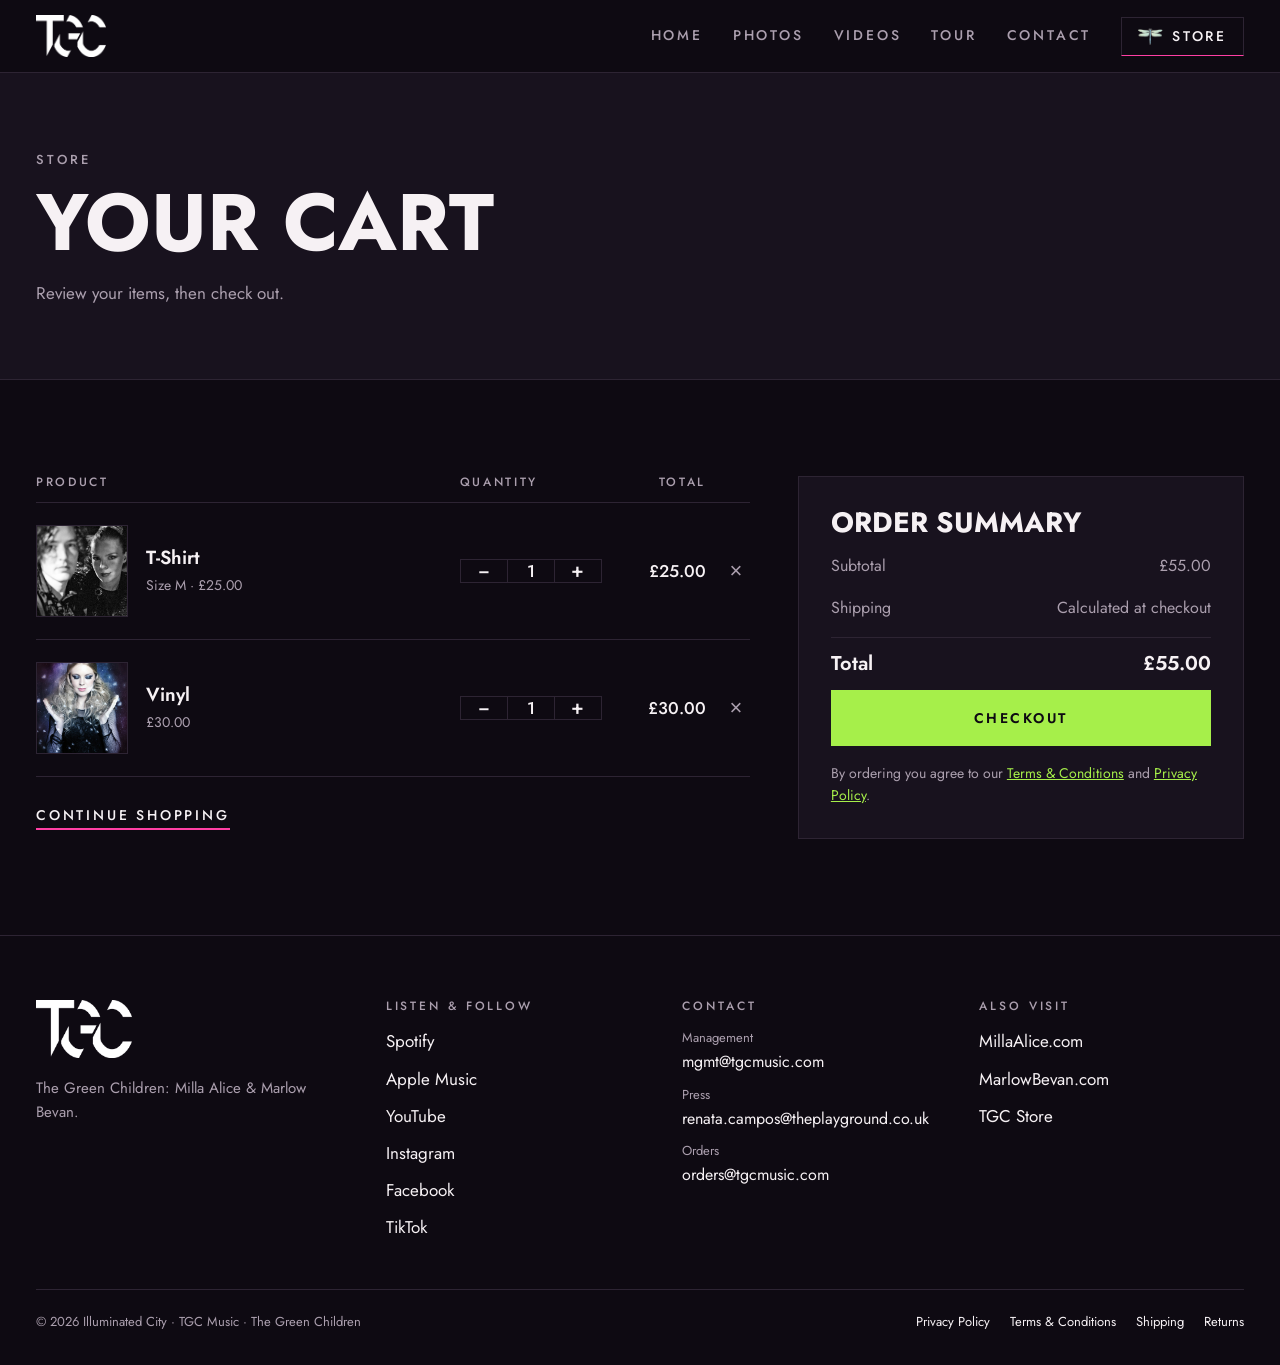
<file: cart.html>
<!doctype html>
<html lang="en">
<head>
<meta charset="utf-8">
<meta name="viewport" content="width=device-width,initial-scale=1">
<title>Cart - The Green Children</title>
<link rel="preconnect" href="https://fonts.googleapis.com">
<link rel="preconnect" href="https://fonts.gstatic.com" crossorigin>
<link rel="stylesheet" href="https://fonts.googleapis.com/css2?family=Jost:wght@400;500;600;700&display=swap">
<link rel="stylesheet" href="styles.css?v=2">
</head>
<body>

<!-- HEADER + FOOTER are identical on every page: build once in Wix Studio and it is reused. -->
<header id="header">
  <div class="wrap">
    <a class="logo" href="index-wix.html" aria-label="TGC home"><img src="img/logo.png" alt="TGC"></a>
    <a class="store-m" href="store.html" aria-label="Store"><img src="img/dragonfly.png" alt="">Store</a>
    <button class="menu-btn" id="menuBtn" aria-expanded="false" aria-controls="nav">Menu</button>
    <nav class="nav" id="nav" aria-label="Main">
      <a href="index-wix.html">Home</a>
      <a href="photos.html">Photos</a>
      <a href="videos.html">Videos</a>
      <a href="tour.html">Tour</a>
      <a href="contact.html">Contact</a>
      <a class="store" href="store.html" aria-current="page"><img src="img/dragonfly.png" alt="">Store</a>
    </nav>
  </div>
</header>

<main id="top">
  <!-- PAGE INTRO: Section, Surface colour. Label + H1 + paragraph. -->
  <section class="page-intro">
    <div class="wrap">
      <span class="label">Store</span>
      <h1>Your cart</h1>
      <p>Review your items, then check out.</p>
    </div>
  </section>

  <!-- CART: Wix Stores "Cart Page" (add it from Store pages in Wix Studio). 2 col Grid: items left, order summary right. Dummy lines only. -->
  <section class="section">
    <div class="wrap">
      <div class="cart">
        <div>
          <div class="cart-head"><span>Product</span><span>Quantity</span><span>Total</span><span></span></div>
          <div class="cart-line">
            <div class="cart-item"><img src="img/duo-bw.jpg" alt="Black and white portrait of Marlow and Milla"><div><h3>T-Shirt</h3><p>Size M · £25.00</p></div></div>
            <div class="qty"><button type="button" aria-label="Decrease">−</button><output>1</output><button type="button" aria-label="Increase">+</button></div>
            <span class="total">£25.00</span>
            <button class="remove" type="button" aria-label="Remove T-Shirt">×</button>
          </div>
          <div class="cart-line">
            <div class="cart-item"><img src="img/milla-sparkle.jpg" alt="Milla Alice in a sparkling silver top"><div><h3>Vinyl</h3><p>£30.00</p></div></div>
            <div class="qty"><button type="button" aria-label="Decrease">−</button><output>1</output><button type="button" aria-label="Increase">+</button></div>
            <span class="total">£30.00</span>
            <button class="remove" type="button" aria-label="Remove Vinyl">×</button>
          </div>
          <p class="continue"><a class="more" href="store.html">Continue shopping</a></p>
        </div>
        <aside class="summary" aria-label="Order summary">
          <h2>Order summary</h2>
          <div class="row"><span>Subtotal</span><span>£55.00</span></div>
          <div class="row"><span>Shipping</span><span>Calculated at checkout</span></div>
          <div class="row grand"><span>Total</span><span>£55.00</span></div>
          <a class="btn btn-primary" href="#">Checkout</a>
          <p class="small">By ordering you agree to our <a href="https://app.termly.io/document/terms-of-use-for-ecommerce/f8103b23-07cf-4a85-882c-90371dbd4ddb">Terms &amp; Conditions</a> and <a href="https://app.termly.io/document/privacy-policy/6eefdef3-f7d0-4cb4-ae12-9413ff8a6da3">Privacy Policy</a>.</p>
        </aside>
      </div>
    </div>
  </section>
</main>

<footer id="footer">
  <div class="wrap">
    <div class="foot-grid">
      <div class="foot-logo">
        <img src="img/logo.png" alt="TGC">
        <p>The Green Children: Milla Alice &amp; Marlow Bevan.</p>
      </div>
      <div>
        <h4>Listen &amp; follow</h4>
        <ul>
          <li><a href="https://open.spotify.com/artist/0TKIN6ssV2jhUlRm3r7U4z">Spotify</a></li>
          <li><a href="https://music.apple.com/us/artist/tgc/1426611365">Apple Music</a></li>
          <li><a href="https://m.youtube.com/TGCMusic">YouTube</a></li>
          <li><a href="http://instagram.com/thisistgc">Instagram</a></li>
          <li><a href="https://www.facebook.com/thisistgc">Facebook</a></li>
          <li><a href="https://www.tiktok.com/@milla_alice">TikTok</a></li>
        </ul>
      </div>
      <div>
        <h4>Contact</h4>
        <ul>
          <li class="mail"><span>Management</span>mgmt@tgcmusic.com</li>
          <li class="mail"><span>Press</span>renata.campos@theplayground.co.uk</li>
          <li class="mail"><span>Orders</span>orders@tgcmusic.com</li>
        </ul>
      </div>
      <div>
        <h4>Also visit</h4>
        <ul>
          <li><a href="http://www.millaalice.com/">MillaAlice.com</a></li>
          <li><a href="http://www.marlowbevan.com/">MarlowBevan.com</a></li>
          <li><a href="store.html">TGC Store</a></li>
        </ul>
      </div>
    </div>
    <div class="legal">
      <span>© 2026 Illuminated City · TGC Music · The Green Children</span>
      <nav aria-label="Legal">
        <a href="https://app.termly.io/document/privacy-policy/6eefdef3-f7d0-4cb4-ae12-9413ff8a6da3">Privacy Policy</a>
        <a href="https://app.termly.io/document/terms-of-use-for-ecommerce/f8103b23-07cf-4a85-882c-90371dbd4ddb">Terms &amp; Conditions</a>
        <a href="https://www.tgcmusic.com/shipping">Shipping</a>
        <a href="https://app.termly.io/document/return-policy/7561313c-35bd-4b3d-ae99-8a99f2108896">Returns</a>
      </nav>
    </div>
  </div>
</footer>

<script src="site.js"></script>
</body>
</html>
</file>
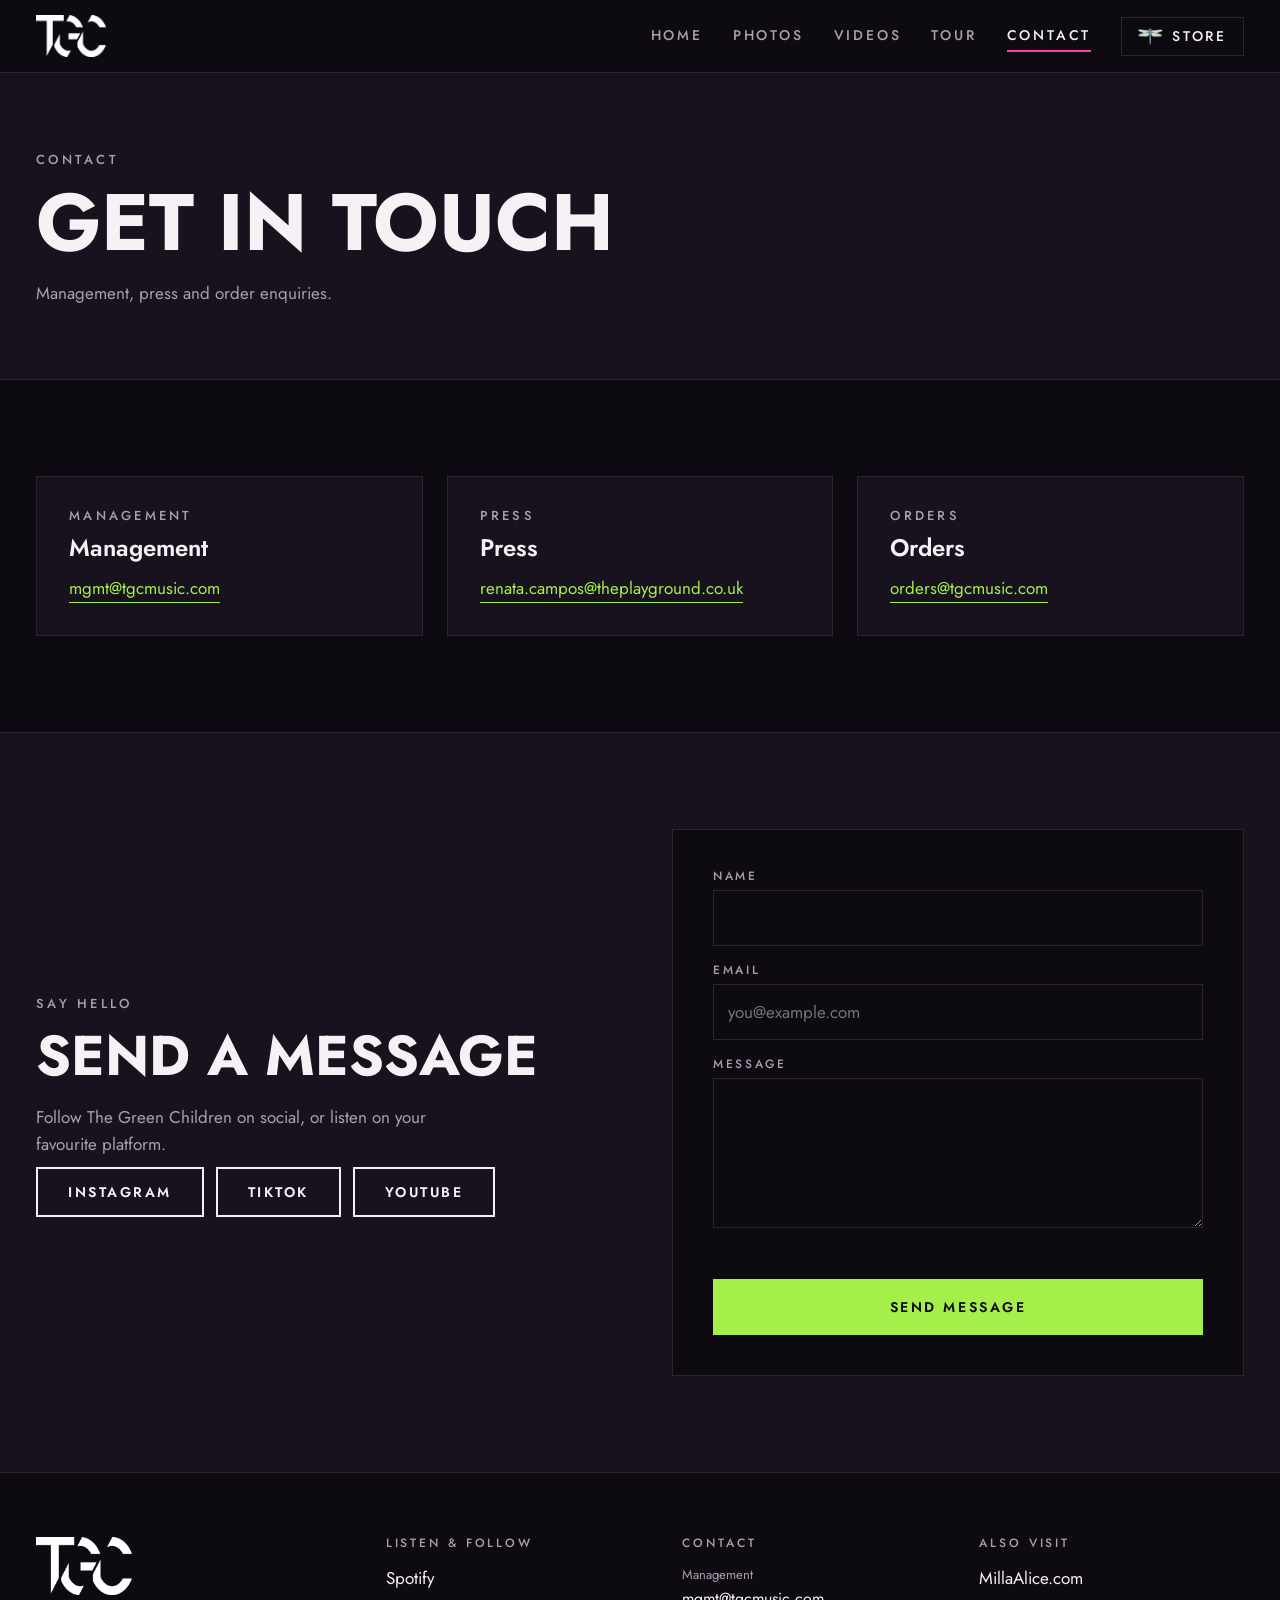
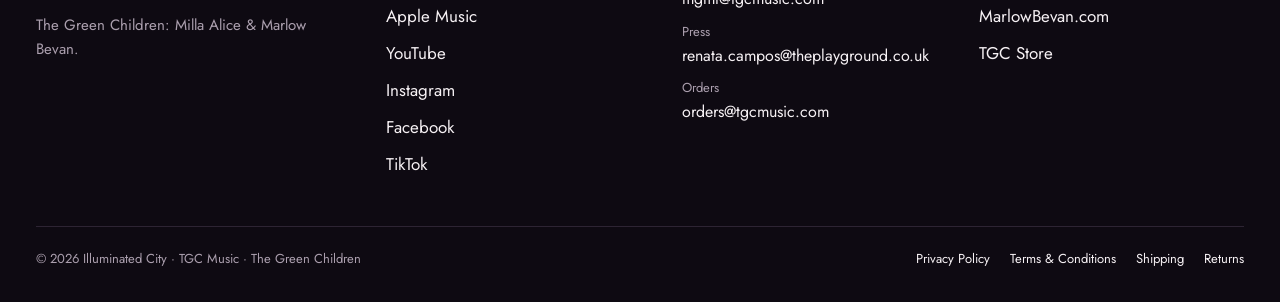
<file: contact.html>
<!doctype html>
<html lang="en">
<head>
<meta charset="utf-8">
<meta name="viewport" content="width=device-width,initial-scale=1">
<title>Contact - The Green Children</title>
<link rel="preconnect" href="https://fonts.googleapis.com">
<link rel="preconnect" href="https://fonts.gstatic.com" crossorigin>
<link rel="stylesheet" href="https://fonts.googleapis.com/css2?family=Jost:wght@400;500;600;700&display=swap">
<link rel="stylesheet" href="styles.css?v=2">
</head>
<body>

<!-- HEADER + FOOTER are identical on every page: build once in Wix Studio and it is reused. -->
<header id="header">
  <div class="wrap">
    <a class="logo" href="index-wix.html" aria-label="TGC home"><img src="img/logo.png" alt="TGC"></a>
    <a class="store-m" href="store.html" aria-label="Store"><img src="img/dragonfly.png" alt="">Store</a>
    <button class="menu-btn" id="menuBtn" aria-expanded="false" aria-controls="nav">Menu</button>
    <nav class="nav" id="nav" aria-label="Main">
      <a href="index-wix.html">Home</a>
      <a href="photos.html">Photos</a>
      <a href="videos.html">Videos</a>
      <a href="tour.html">Tour</a>
      <a href="contact.html" aria-current="page">Contact</a>
      <a class="store" href="store.html"><img src="img/dragonfly.png" alt="">Store</a>
    </nav>
  </div>
</header>

<main id="top">
  <!-- PAGE INTRO: Section, Surface colour. Label + H1 + paragraph. -->
  <section class="page-intro">
    <div class="wrap">
      <span class="label">Contact</span>
      <h1>Get in touch</h1>
      <p>Management, press and order enquiries.</p>
    </div>
  </section>

  <!-- CONTACT CARDS: Section (Ink). Repeater of 3 cards. Email text links use "Email" link type in Wix. -->
  <section class="section">
    <div class="wrap">
      <div class="contact-cards">
        <div class="info-card"><span class="label">Management</span><h3>Management</h3><a href="mailto:mgmt@tgcmusic.com">mgmt@tgcmusic.com</a></div>
        <div class="info-card"><span class="label">Press</span><h3>Press</h3><a href="mailto:renata.campos@theplayground.co.uk">renata.campos@theplayground.co.uk</a></div>
        <div class="info-card"><span class="label">Orders</span><h3>Orders</h3><a href="mailto:orders@tgcmusic.com">orders@tgcmusic.com</a></div>
      </div>
    </div>
  </section>

  <!-- MESSAGE FORM: Section (Surface colour). Wix Form: Name, Email, Message, Submit. -->
  <section class="section signup alt">
    <div class="wrap">
      <div>
        <span class="label">Say hello</span>
        <h2>Send a message</h2>
        <p>Follow The Green Children on social, or listen on your favourite platform.</p>
        <div class="social-row">
          <a class="btn btn-outline" href="http://instagram.com/thisistgc">Instagram</a>
          <a class="btn btn-outline" href="https://www.tiktok.com/@milla_alice">TikTok</a>
          <a class="btn btn-outline" href="https://m.youtube.com/TGCMusic">YouTube</a>
        </div>
      </div>
      <div class="form-card">
        <form data-form novalidate>
          <div class="field"><label for="name">Name</label><input id="name" name="name" autocomplete="name"></div>
          <div class="field"><label for="email">Email</label><input id="email" name="email" type="email" autocomplete="email" required placeholder="you@example.com"></div>
          <div class="field"><label for="msg">Message</label><textarea id="msg" name="msg"></textarea></div>
          <p class="err" role="alert"></p>
          <button class="btn btn-primary" type="submit">Send message</button>
        </form>
        <div class="thanks" hidden>
          <h3>Sent</h3>
          <p>Thanks for getting in touch.</p>
        </div>
      </div>
    </div>
  </section>
</main>

<footer id="footer">
  <div class="wrap">
    <div class="foot-grid">
      <div class="foot-logo">
        <img src="img/logo.png" alt="TGC">
        <p>The Green Children: Milla Alice &amp; Marlow Bevan.</p>
      </div>
      <div>
        <h4>Listen &amp; follow</h4>
        <ul>
          <li><a href="https://open.spotify.com/artist/0TKIN6ssV2jhUlRm3r7U4z">Spotify</a></li>
          <li><a href="https://music.apple.com/us/artist/tgc/1426611365">Apple Music</a></li>
          <li><a href="https://m.youtube.com/TGCMusic">YouTube</a></li>
          <li><a href="http://instagram.com/thisistgc">Instagram</a></li>
          <li><a href="https://www.facebook.com/thisistgc">Facebook</a></li>
          <li><a href="https://www.tiktok.com/@milla_alice">TikTok</a></li>
        </ul>
      </div>
      <div>
        <h4>Contact</h4>
        <ul>
          <li class="mail"><span>Management</span>mgmt@tgcmusic.com</li>
          <li class="mail"><span>Press</span>renata.campos@theplayground.co.uk</li>
          <li class="mail"><span>Orders</span>orders@tgcmusic.com</li>
        </ul>
      </div>
      <div>
        <h4>Also visit</h4>
        <ul>
          <li><a href="http://www.millaalice.com/">MillaAlice.com</a></li>
          <li><a href="http://www.marlowbevan.com/">MarlowBevan.com</a></li>
          <li><a href="store.html">TGC Store</a></li>
        </ul>
      </div>
    </div>
    <div class="legal">
      <span>© 2026 Illuminated City · TGC Music · The Green Children</span>
      <nav aria-label="Legal">
        <a href="https://app.termly.io/document/privacy-policy/6eefdef3-f7d0-4cb4-ae12-9413ff8a6da3">Privacy Policy</a>
        <a href="https://app.termly.io/document/terms-of-use-for-ecommerce/f8103b23-07cf-4a85-882c-90371dbd4ddb">Terms &amp; Conditions</a>
        <a href="https://www.tgcmusic.com/shipping">Shipping</a>
        <a href="https://app.termly.io/document/return-policy/7561313c-35bd-4b3d-ae99-8a99f2108896">Returns</a>
      </nav>
    </div>
  </div>
</footer>

<script src="site.js"></script>
</body>
</html>
</file>
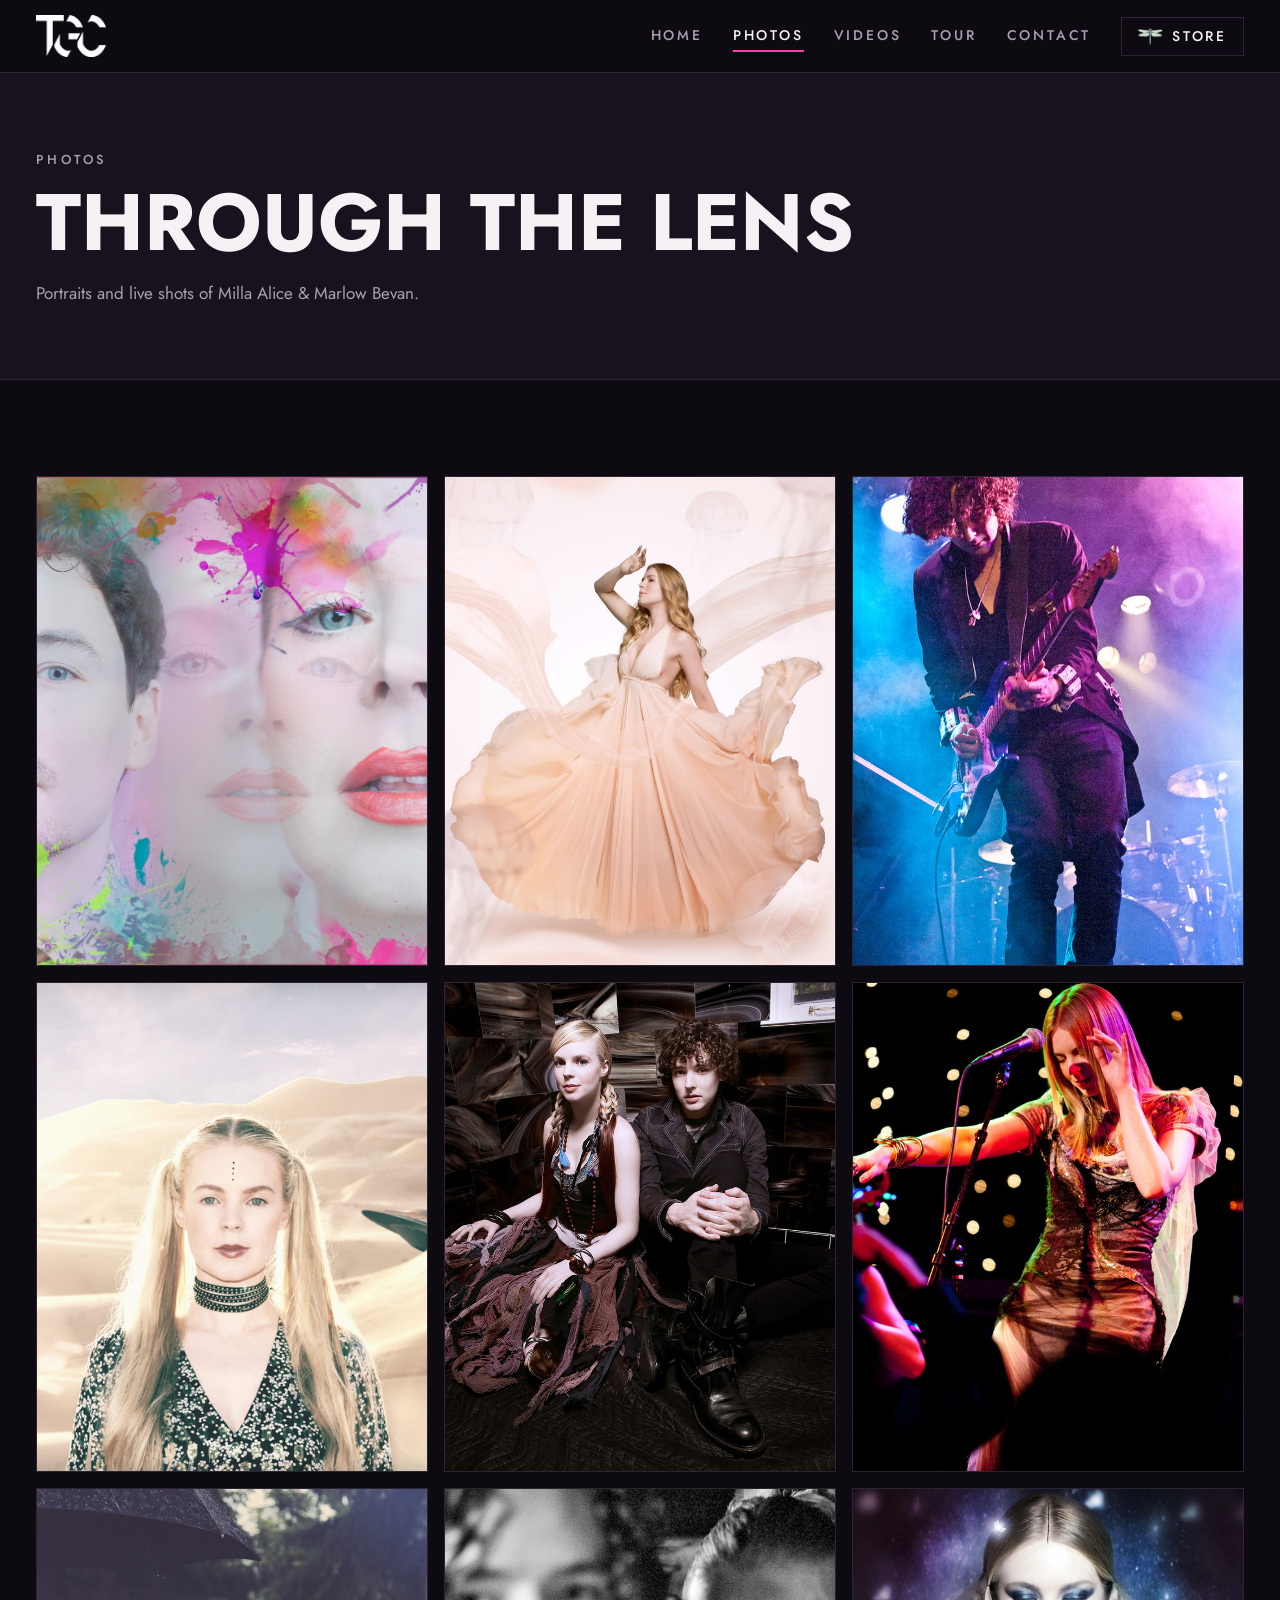
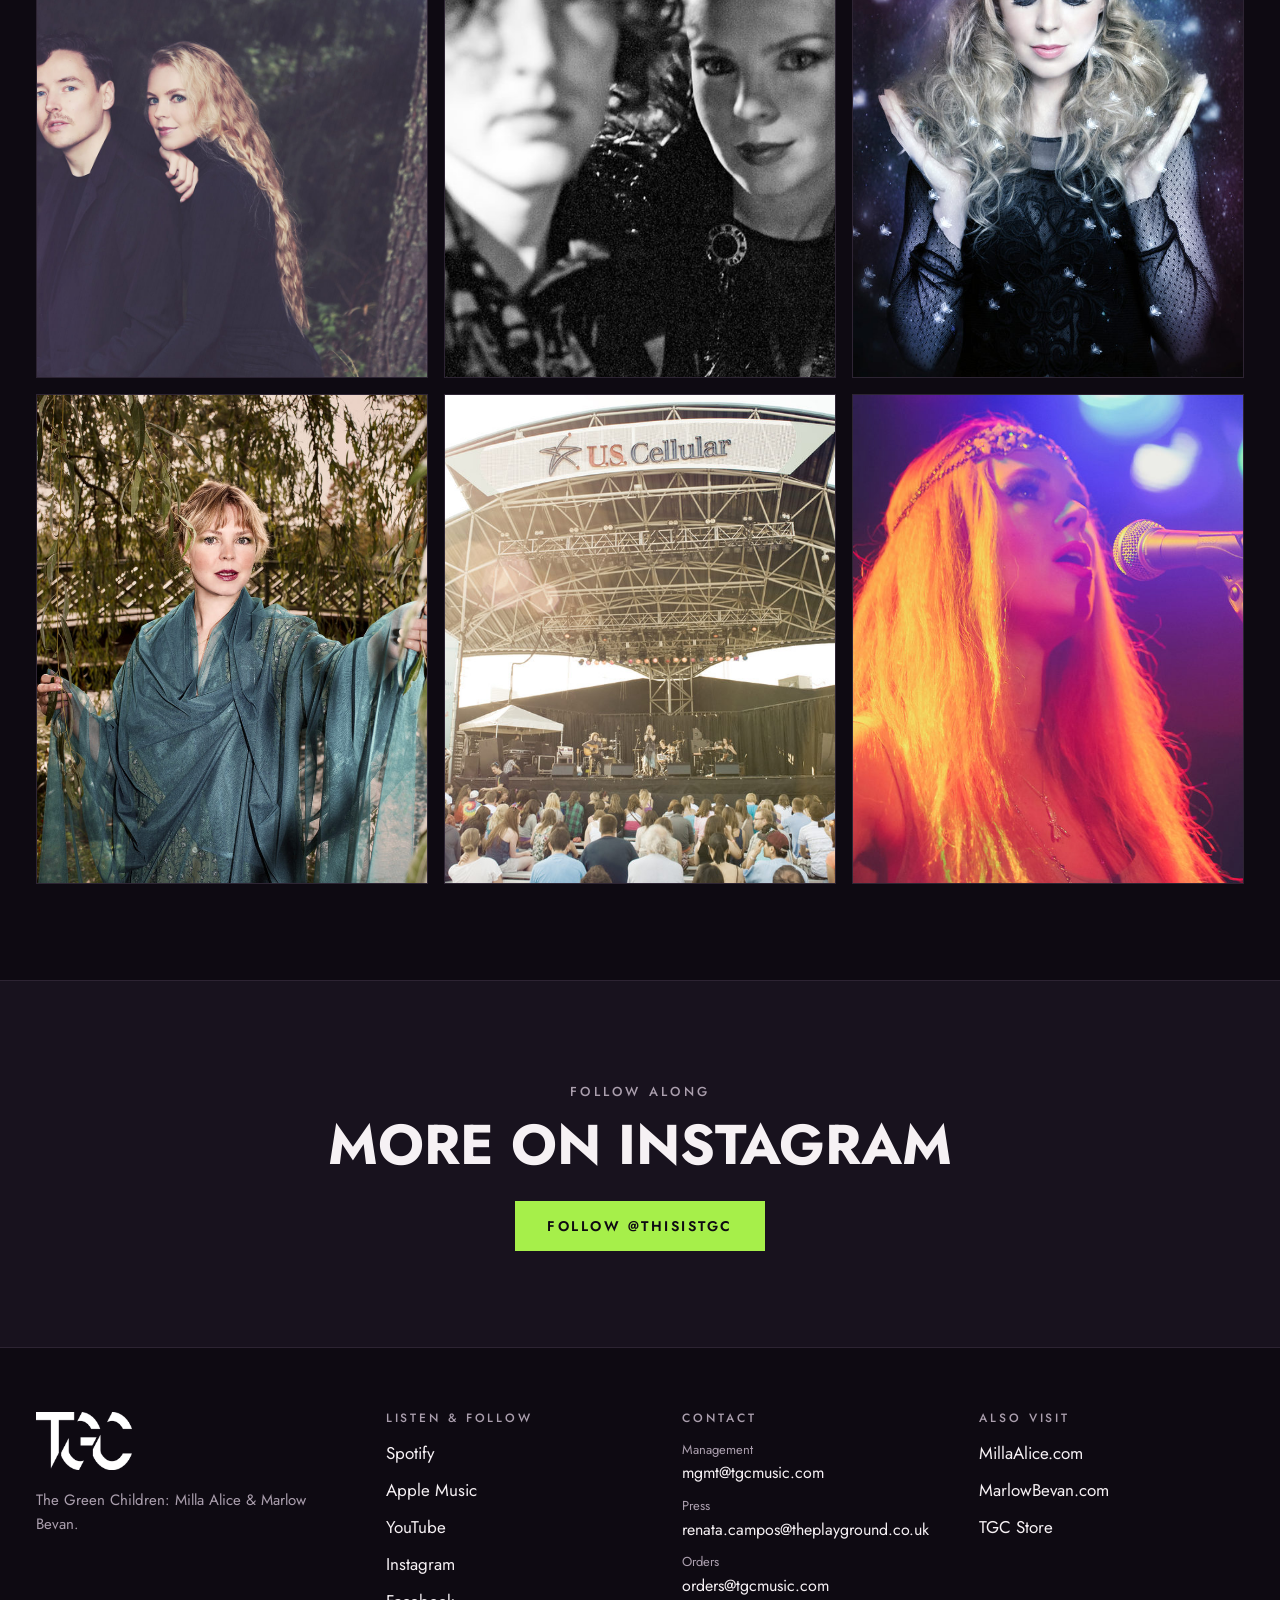
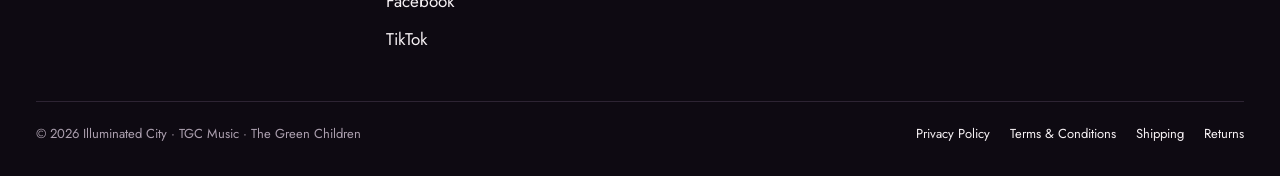
<file: photos.html>
<!doctype html>
<html lang="en">
<head>
<meta charset="utf-8">
<meta name="viewport" content="width=device-width,initial-scale=1">
<title>Photos - The Green Children</title>
<link rel="preconnect" href="https://fonts.googleapis.com">
<link rel="preconnect" href="https://fonts.gstatic.com" crossorigin>
<link rel="stylesheet" href="https://fonts.googleapis.com/css2?family=Jost:wght@400;500;600;700&display=swap">
<link rel="stylesheet" href="styles.css?v=2">
</head>
<body>

<!-- HEADER + FOOTER are identical on every page: build once in Wix Studio and it is reused. -->
<header id="header">
  <div class="wrap">
    <a class="logo" href="index-wix.html" aria-label="TGC home"><img src="img/logo.png" alt="TGC"></a>
    <a class="store-m" href="store.html" aria-label="Store"><img src="img/dragonfly.png" alt="">Store</a>
    <button class="menu-btn" id="menuBtn" aria-expanded="false" aria-controls="nav">Menu</button>
    <nav class="nav" id="nav" aria-label="Main">
      <a href="index-wix.html">Home</a>
      <a href="photos.html" aria-current="page">Photos</a>
      <a href="videos.html">Videos</a>
      <a href="tour.html">Tour</a>
      <a href="contact.html">Contact</a>
      <a class="store" href="store.html"><img src="img/dragonfly.png" alt="">Store</a>
    </nav>
  </div>
</header>

<main id="top">
  <!-- PAGE INTRO: Section, Surface colour. Label + H1 + paragraph. -->
  <section class="page-intro">
    <div class="wrap">
      <span class="label">Photos</span>
      <h1>Through the lens</h1>
      <p>Portraits and live shots of Milla Alice &amp; Marlow Bevan.</p>
    </div>
  </section>

  <!-- GALLERY: Section (Ink). Wix Pro Gallery, Grid layout, 3 columns, 4:5 crop, click to enlarge. -->
  <section class="section">
    <div class="wrap">
      <div class="gallery">
        <figure><img src="img/hero-paint.jpg" alt="Marlow Bevan and Milla Alice in a paint-splashed double portrait"></figure>
        <figure><img src="img/milla-dress.jpg" alt="Milla Alice in a flowing peach gown"></figure>
        <figure><img src="img/live-marlow.jpg" alt="Marlow Bevan playing guitar under blue stage lights"></figure>
        <figure><img src="img/milla-desert.jpg" alt="Milla Alice in the desert with braided hair" loading="lazy"></figure>
        <figure><img src="img/duo-forest.jpg" alt="The Green Children seated together" loading="lazy"></figure>
        <figure><img src="img/live-milla-2.jpg" alt="Milla Alice performing live" loading="lazy"></figure>
        <figure><img src="img/hero-duo.jpg" alt="Marlow Bevan and Milla Alice under an umbrella in a forest" loading="lazy"></figure>
        <figure><img src="img/duo-bw.jpg" alt="Black and white portrait of Marlow and Milla" loading="lazy"></figure>
        <figure><img src="img/milla-sparkle.jpg" alt="Milla Alice in a sparkling silver top" loading="lazy"></figure>
        <figure><img src="img/dreamers.jpg" alt="Milla Alice in a teal shawl under a willow tree" loading="lazy"></figure>
        <figure><img src="img/live-festival.jpg" alt="TGC playing an outdoor festival stage" loading="lazy"></figure>
        <figure><img src="img/live-milla.jpg" alt="Milla Alice singing on stage in orange light" loading="lazy"></figure>
      </div>
    </div>
  </section>

  <!-- CLOSING BAND: Section (Surface colour), centred. -->
  <section class="section cta-band">
    <div class="wrap">
      <span class="label">Follow along</span>
      <h2>More on Instagram</h2>
      <div class="cta-row"><a class="btn btn-primary" href="https://www.instagram.com/thisistgc">Follow @thisistgc</a></div>
    </div>
  </section>
</main>

<footer id="footer">
  <div class="wrap">
    <div class="foot-grid">
      <div class="foot-logo">
        <img src="img/logo.png" alt="TGC">
        <p>The Green Children: Milla Alice &amp; Marlow Bevan.</p>
      </div>
      <div>
        <h4>Listen &amp; follow</h4>
        <ul>
          <li><a href="https://open.spotify.com/artist/0TKIN6ssV2jhUlRm3r7U4z">Spotify</a></li>
          <li><a href="https://music.apple.com/us/artist/tgc/1426611365">Apple Music</a></li>
          <li><a href="https://m.youtube.com/TGCMusic">YouTube</a></li>
          <li><a href="http://instagram.com/thisistgc">Instagram</a></li>
          <li><a href="https://www.facebook.com/thisistgc">Facebook</a></li>
          <li><a href="https://www.tiktok.com/@milla_alice">TikTok</a></li>
        </ul>
      </div>
      <div>
        <h4>Contact</h4>
        <ul>
          <li class="mail"><span>Management</span>mgmt@tgcmusic.com</li>
          <li class="mail"><span>Press</span>renata.campos@theplayground.co.uk</li>
          <li class="mail"><span>Orders</span>orders@tgcmusic.com</li>
        </ul>
      </div>
      <div>
        <h4>Also visit</h4>
        <ul>
          <li><a href="http://www.millaalice.com/">MillaAlice.com</a></li>
          <li><a href="http://www.marlowbevan.com/">MarlowBevan.com</a></li>
          <li><a href="store.html">TGC Store</a></li>
        </ul>
      </div>
    </div>
    <div class="legal">
      <span>© 2026 Illuminated City · TGC Music · The Green Children</span>
      <nav aria-label="Legal">
        <a href="https://app.termly.io/document/privacy-policy/6eefdef3-f7d0-4cb4-ae12-9413ff8a6da3">Privacy Policy</a>
        <a href="https://app.termly.io/document/terms-of-use-for-ecommerce/f8103b23-07cf-4a85-882c-90371dbd4ddb">Terms &amp; Conditions</a>
        <a href="https://www.tgcmusic.com/shipping">Shipping</a>
        <a href="https://app.termly.io/document/return-policy/7561313c-35bd-4b3d-ae99-8a99f2108896">Returns</a>
      </nav>
    </div>
  </div>
</footer>

<script src="site.js"></script>
</body>
</html>
</file>
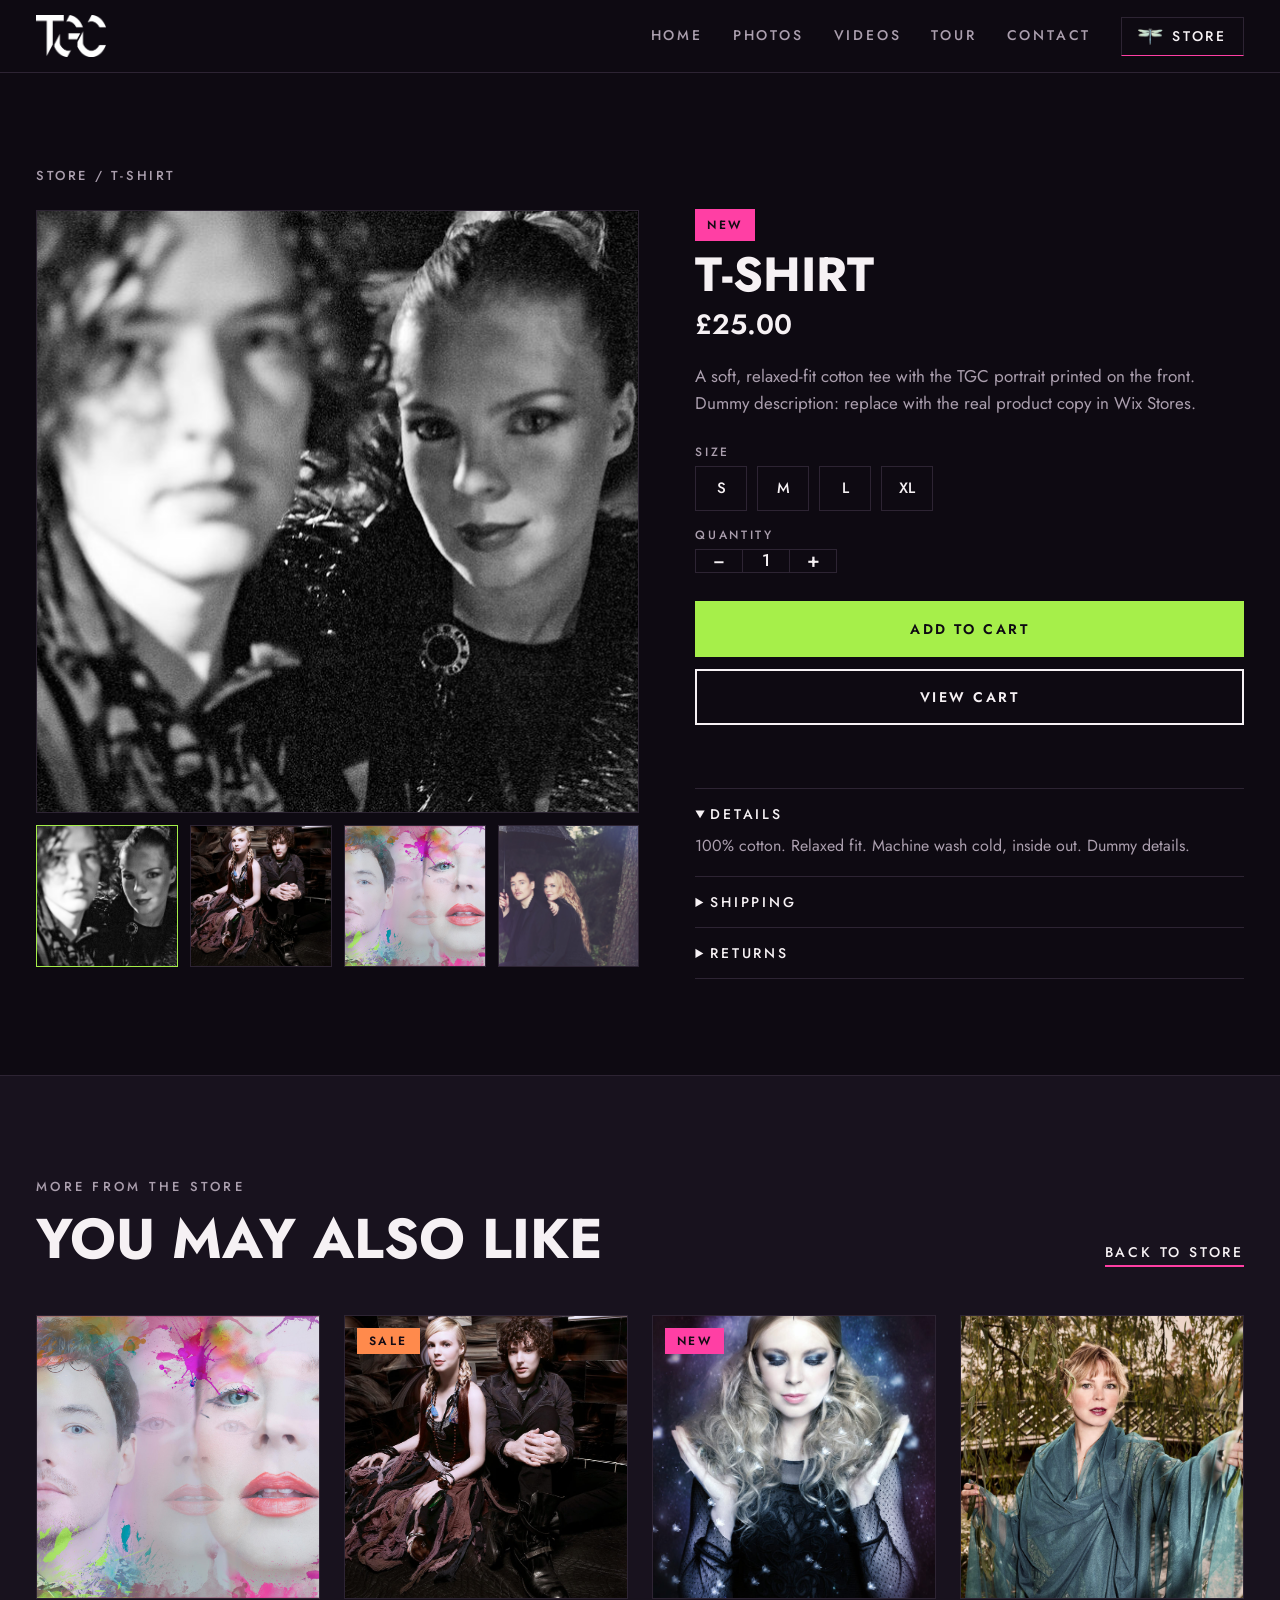
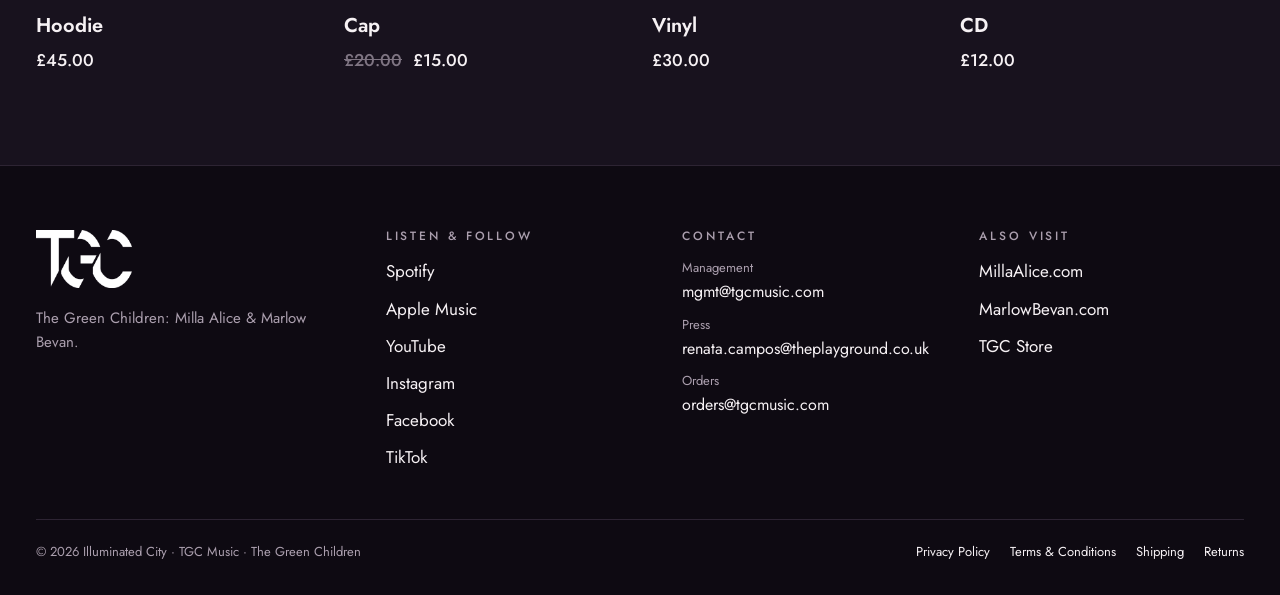
<file: product.html>
<!doctype html>
<html lang="en">
<head>
<meta charset="utf-8">
<meta name="viewport" content="width=device-width,initial-scale=1">
<title>Product - The Green Children</title>
<link rel="preconnect" href="https://fonts.googleapis.com">
<link rel="preconnect" href="https://fonts.gstatic.com" crossorigin>
<link rel="stylesheet" href="https://fonts.googleapis.com/css2?family=Jost:wght@400;500;600;700&display=swap">
<link rel="stylesheet" href="styles.css?v=2">
</head>
<body>

<!-- HEADER + FOOTER are identical on every page: build once in Wix Studio and it is reused. -->
<header id="header">
  <div class="wrap">
    <a class="logo" href="index-wix.html" aria-label="TGC home"><img src="img/logo.png" alt="TGC"></a>
    <a class="store-m" href="store.html" aria-label="Store"><img src="img/dragonfly.png" alt="">Store</a>
    <button class="menu-btn" id="menuBtn" aria-expanded="false" aria-controls="nav">Menu</button>
    <nav class="nav" id="nav" aria-label="Main">
      <a href="index-wix.html">Home</a>
      <a href="photos.html">Photos</a>
      <a href="videos.html">Videos</a>
      <a href="tour.html">Tour</a>
      <a href="contact.html">Contact</a>
      <a class="store" href="store.html" aria-current="page"><img src="img/dragonfly.png" alt="">Store</a>
    </nav>
  </div>
</header>

<main id="top">

  <!-- PRODUCT PAGE: Wix Stores "Product Page". 2 col Grid. Left = image gallery, right = title, price, options, quantity, Add to cart. DUMMY product. -->
  <section class="section">
    <div class="wrap">
      <p class="crumbs"><a href="store.html">Store</a> / T-Shirt</p>
      <div class="pdp">
        <div>
          <div class="pdp-main"><img id="mainImg" src="img/duo-bw.jpg" alt="Black and white portrait of Marlow and Milla"></div>
          <div class="thumbs" id="thumbs">
            <button aria-current="true" data-src="img/duo-bw.jpg" aria-label="View image 1"><img src="img/duo-bw.jpg" alt=""></button>
            <button aria-current="false" data-src="img/duo-forest.jpg" aria-label="View image 2"><img src="img/duo-forest.jpg" alt=""></button>
            <button aria-current="false" data-src="img/hero-paint.jpg" aria-label="View image 3"><img src="img/hero-paint.jpg" alt=""></button>
            <button aria-current="false" data-src="img/hero-duo.jpg" aria-label="View image 4"><img src="img/hero-duo.jpg" alt=""></button>
          </div>
        </div>
        <div>
          <span class="tag video">New</span>
          <h1>T-Shirt</h1>
          <p class="price">£25.00</p>
          <p class="desc">A soft, relaxed-fit cotton tee with the TGC portrait printed on the front. Dummy description: replace with the real product copy in Wix Stores.</p>
          <div class="opts">
            <div class="field">
              <label>Size</label>
              <div class="sizes" id="sizes" role="group" aria-label="Size">
                <button aria-pressed="false">S</button><button aria-pressed="false">M</button><button aria-pressed="false">L</button><button aria-pressed="false">XL</button>
              </div>
            </div>
            <div class="field">
              <label>Quantity</label>
              <div class="qty"><button type="button" data-step="-1" aria-label="Decrease">−</button><output id="qtyOut">1</output><button type="button" data-step="1" aria-label="Increase">+</button></div>
            </div>
          </div>
          <div class="buy-row">
            <button class="btn btn-primary" id="addBtn" type="button">Add to cart</button>
            <a class="btn btn-outline" href="cart.html">View cart</a>
          </div>
          <p class="note" id="addNote" role="status"></p>
          <div class="details">
            <details open><summary>Details</summary><p>100% cotton. Relaxed fit. Machine wash cold, inside out. Dummy details.</p></details>
            <details><summary>Shipping</summary><p>See our <a href="https://www.tgcmusic.com/shipping">shipping information</a>.</p></details>
            <details><summary>Returns</summary><p>See our <a href="https://app.termly.io/document/return-policy/7561313c-35bd-4b3d-ae99-8a99f2108896">returns policy</a>.</p></details>
          </div>
        </div>
      </div>
    </div>
  </section>

  <!-- RELATED: Section (Surface colour). Wix Stores "Related products" -->
  <section class="section alt">
    <div class="wrap">
      <div class="sec-head"><div><span class="label">More from the store</span><h2>You may also like</h2></div><a class="more" href="store.html">Back to store</a></div>
      <div class="product-grid">
        <a class="product" href="product.html"><div class="ph"><img src="img/hero-paint.jpg" alt="Marlow Bevan and Milla Alice in a paint-splashed double portrait" loading="lazy"></div><h3>Hoodie</h3><span class="price">£45.00</span></a>
        <a class="product" href="product.html"><div class="ph"><img src="img/duo-forest.jpg" alt="The Green Children seated together" loading="lazy"><span class="tag remix">Sale</span></div><h3>Cap</h3><span class="price"><s>£20.00</s> £15.00</span></a>
        <a class="product" href="product.html"><div class="ph"><img src="img/milla-sparkle.jpg" alt="Milla Alice in a sparkling silver top" loading="lazy"><span class="tag video">New</span></div><h3>Vinyl</h3><span class="price">£30.00</span></a>
        <a class="product" href="product.html"><div class="ph"><img src="img/dreamers.jpg" alt="Milla Alice in a teal shawl under a willow tree" loading="lazy"></div><h3>CD</h3><span class="price">£12.00</span></a>
      </div>
    </div>
  </section>
</main>

<footer id="footer">
  <div class="wrap">
    <div class="foot-grid">
      <div class="foot-logo">
        <img src="img/logo.png" alt="TGC">
        <p>The Green Children: Milla Alice &amp; Marlow Bevan.</p>
      </div>
      <div>
        <h4>Listen &amp; follow</h4>
        <ul>
          <li><a href="https://open.spotify.com/artist/0TKIN6ssV2jhUlRm3r7U4z">Spotify</a></li>
          <li><a href="https://music.apple.com/us/artist/tgc/1426611365">Apple Music</a></li>
          <li><a href="https://m.youtube.com/TGCMusic">YouTube</a></li>
          <li><a href="http://instagram.com/thisistgc">Instagram</a></li>
          <li><a href="https://www.facebook.com/thisistgc">Facebook</a></li>
          <li><a href="https://www.tiktok.com/@milla_alice">TikTok</a></li>
        </ul>
      </div>
      <div>
        <h4>Contact</h4>
        <ul>
          <li class="mail"><span>Management</span>mgmt@tgcmusic.com</li>
          <li class="mail"><span>Press</span>renata.campos@theplayground.co.uk</li>
          <li class="mail"><span>Orders</span>orders@tgcmusic.com</li>
        </ul>
      </div>
      <div>
        <h4>Also visit</h4>
        <ul>
          <li><a href="http://www.millaalice.com/">MillaAlice.com</a></li>
          <li><a href="http://www.marlowbevan.com/">MarlowBevan.com</a></li>
          <li><a href="store.html">TGC Store</a></li>
        </ul>
      </div>
    </div>
    <div class="legal">
      <span>© 2026 Illuminated City · TGC Music · The Green Children</span>
      <nav aria-label="Legal">
        <a href="https://app.termly.io/document/privacy-policy/6eefdef3-f7d0-4cb4-ae12-9413ff8a6da3">Privacy Policy</a>
        <a href="https://app.termly.io/document/terms-of-use-for-ecommerce/f8103b23-07cf-4a85-882c-90371dbd4ddb">Terms &amp; Conditions</a>
        <a href="https://www.tgcmusic.com/shipping">Shipping</a>
        <a href="https://app.termly.io/document/return-policy/7561313c-35bd-4b3d-ae99-8a99f2108896">Returns</a>
      </nav>
    </div>
  </div>
</footer>

<script src="site.js"></script>
</body>
</html>
</file>
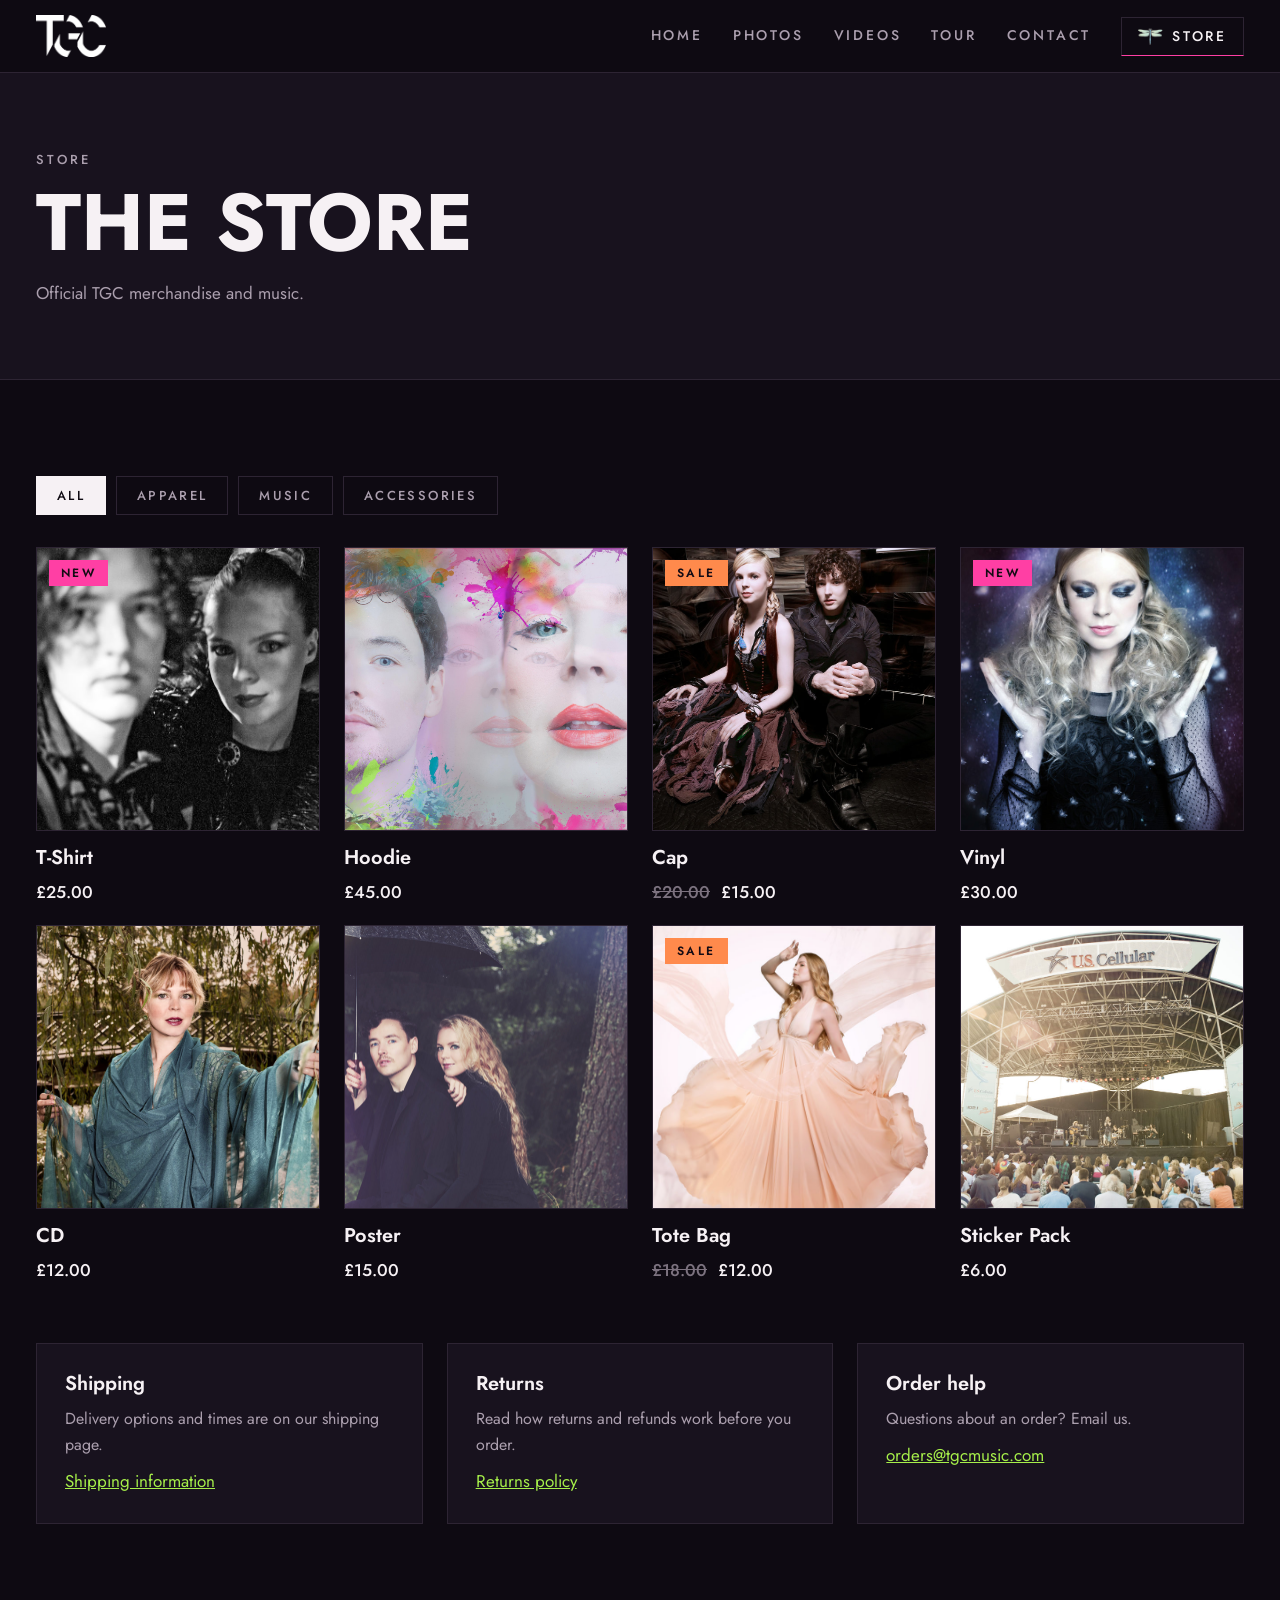
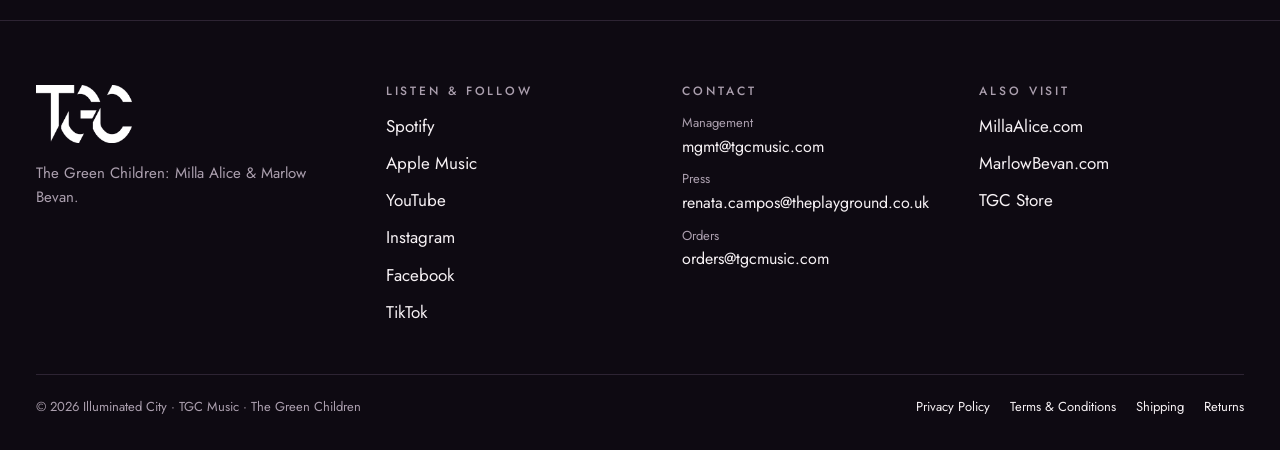
<file: store.html>
<!doctype html>
<html lang="en">
<head>
<meta charset="utf-8">
<meta name="viewport" content="width=device-width,initial-scale=1">
<title>Store - The Green Children</title>
<link rel="preconnect" href="https://fonts.googleapis.com">
<link rel="preconnect" href="https://fonts.gstatic.com" crossorigin>
<link rel="stylesheet" href="https://fonts.googleapis.com/css2?family=Jost:wght@400;500;600;700&display=swap">
<link rel="stylesheet" href="styles.css?v=2">
</head>
<body>

<!-- HEADER + FOOTER are identical on every page: build once in Wix Studio and it is reused. -->
<header id="header">
  <div class="wrap">
    <a class="logo" href="index-wix.html" aria-label="TGC home"><img src="img/logo.png" alt="TGC"></a>
    <a class="store-m" href="store.html" aria-label="Store"><img src="img/dragonfly.png" alt="">Store</a>
    <button class="menu-btn" id="menuBtn" aria-expanded="false" aria-controls="nav">Menu</button>
    <nav class="nav" id="nav" aria-label="Main">
      <a href="index-wix.html">Home</a>
      <a href="photos.html">Photos</a>
      <a href="videos.html">Videos</a>
      <a href="tour.html">Tour</a>
      <a href="contact.html">Contact</a>
      <a class="store" href="store.html" aria-current="page"><img src="img/dragonfly.png" alt="">Store</a>
    </nav>
  </div>
</header>

<main id="top">
  <!-- PAGE INTRO: Section, Surface colour. Label + H1 + paragraph. -->
  <section class="page-intro">
    <div class="wrap">
      <span class="label">Store</span>
      <h1>The store</h1>
      <p>Official TGC merchandise and music.</p>
    </div>
  </section>

  <!-- PRODUCT GALLERY: Section (Ink). Wix Stores "Product Gallery" (grid, 4 col) with Category filter. Names, prices and photos below are DUMMYS, replace with the real catalogue. -->
  <section class="section">
    <div class="wrap">
      <div class="chips" role="group" aria-label="Filter products">
        <button class="chip" data-filter="all" aria-pressed="true">All</button>
        <button class="chip" data-filter="apparel" aria-pressed="false">Apparel</button>
        <button class="chip" data-filter="music" aria-pressed="false">Music</button>
        <button class="chip" data-filter="accessories" aria-pressed="false">Accessories</button>
      </div>
      <div class="product-grid">
        <a class="product" href="product.html" data-cat="apparel">
          <div class="ph"><img src="img/duo-bw.jpg" alt="Black and white portrait of Marlow and Milla"><span class="tag video">New</span></div>
          <h3>T-Shirt</h3>
          <span class="price">£25.00</span>
        </a>
        <a class="product" href="product.html" data-cat="apparel">
          <div class="ph"><img src="img/hero-paint.jpg" alt="Marlow Bevan and Milla Alice in a paint-splashed double portrait"></div>
          <h3>Hoodie</h3>
          <span class="price">£45.00</span>
        </a>
        <a class="product" href="product.html" data-cat="apparel">
          <div class="ph"><img src="img/duo-forest.jpg" alt="The Green Children seated together"><span class="tag remix">Sale</span></div>
          <h3>Cap</h3>
          <span class="price"><s>£20.00</s> £15.00</span>
        </a>
        <a class="product" href="product.html" data-cat="music">
          <div class="ph"><img src="img/milla-sparkle.jpg" alt="Milla Alice in a sparkling silver top"><span class="tag video">New</span></div>
          <h3>Vinyl</h3>
          <span class="price">£30.00</span>
        </a>
        <a class="product" href="product.html" data-cat="music">
          <div class="ph"><img src="img/dreamers.jpg" alt="Milla Alice in a teal shawl under a willow tree"></div>
          <h3>CD</h3>
          <span class="price">£12.00</span>
        </a>
        <a class="product" href="product.html" data-cat="accessories">
          <div class="ph"><img src="img/hero-duo.jpg" alt="Marlow Bevan and Milla Alice under an umbrella in a forest"></div>
          <h3>Poster</h3>
          <span class="price">£15.00</span>
        </a>
        <a class="product" href="product.html" data-cat="accessories">
          <div class="ph"><img src="img/milla-dress.jpg" alt="Milla Alice in a flowing peach gown"><span class="tag remix">Sale</span></div>
          <h3>Tote Bag</h3>
          <span class="price"><s>£18.00</s> £12.00</span>
        </a>
        <a class="product" href="product.html" data-cat="accessories">
          <div class="ph"><img src="img/live-festival.jpg" alt="TGC playing an outdoor festival stage"></div>
          <h3>Sticker Pack</h3>
          <span class="price">£6.00</span>
        </a>
      </div>

      <!-- INFO STRIP: Repeater of 3 text boxes -->
      <div class="info-strip">
        <div><h3>Shipping</h3><p>Delivery options and times are on our shipping page.</p><a href="https://www.tgcmusic.com/shipping">Shipping information</a></div>
        <div><h3>Returns</h3><p>Read how returns and refunds work before you order.</p><a href="https://app.termly.io/document/return-policy/7561313c-35bd-4b3d-ae99-8a99f2108896">Returns policy</a></div>
        <div><h3>Order help</h3><p>Questions about an order? Email us.</p><a href="mailto:orders@tgcmusic.com">orders@tgcmusic.com</a></div>
      </div>
    </div>
  </section>
</main>

<footer id="footer">
  <div class="wrap">
    <div class="foot-grid">
      <div class="foot-logo">
        <img src="img/logo.png" alt="TGC">
        <p>The Green Children: Milla Alice &amp; Marlow Bevan.</p>
      </div>
      <div>
        <h4>Listen &amp; follow</h4>
        <ul>
          <li><a href="https://open.spotify.com/artist/0TKIN6ssV2jhUlRm3r7U4z">Spotify</a></li>
          <li><a href="https://music.apple.com/us/artist/tgc/1426611365">Apple Music</a></li>
          <li><a href="https://m.youtube.com/TGCMusic">YouTube</a></li>
          <li><a href="http://instagram.com/thisistgc">Instagram</a></li>
          <li><a href="https://www.facebook.com/thisistgc">Facebook</a></li>
          <li><a href="https://www.tiktok.com/@milla_alice">TikTok</a></li>
        </ul>
      </div>
      <div>
        <h4>Contact</h4>
        <ul>
          <li class="mail"><span>Management</span>mgmt@tgcmusic.com</li>
          <li class="mail"><span>Press</span>renata.campos@theplayground.co.uk</li>
          <li class="mail"><span>Orders</span>orders@tgcmusic.com</li>
        </ul>
      </div>
      <div>
        <h4>Also visit</h4>
        <ul>
          <li><a href="http://www.millaalice.com/">MillaAlice.com</a></li>
          <li><a href="http://www.marlowbevan.com/">MarlowBevan.com</a></li>
          <li><a href="store.html">TGC Store</a></li>
        </ul>
      </div>
    </div>
    <div class="legal">
      <span>© 2026 Illuminated City · TGC Music · The Green Children</span>
      <nav aria-label="Legal">
        <a href="https://app.termly.io/document/privacy-policy/6eefdef3-f7d0-4cb4-ae12-9413ff8a6da3">Privacy Policy</a>
        <a href="https://app.termly.io/document/terms-of-use-for-ecommerce/f8103b23-07cf-4a85-882c-90371dbd4ddb">Terms &amp; Conditions</a>
        <a href="https://www.tgcmusic.com/shipping">Shipping</a>
        <a href="https://app.termly.io/document/return-policy/7561313c-35bd-4b3d-ae99-8a99f2108896">Returns</a>
      </nav>
    </div>
  </div>
</footer>

<script src="site.js"></script>
</body>
</html>
</file>
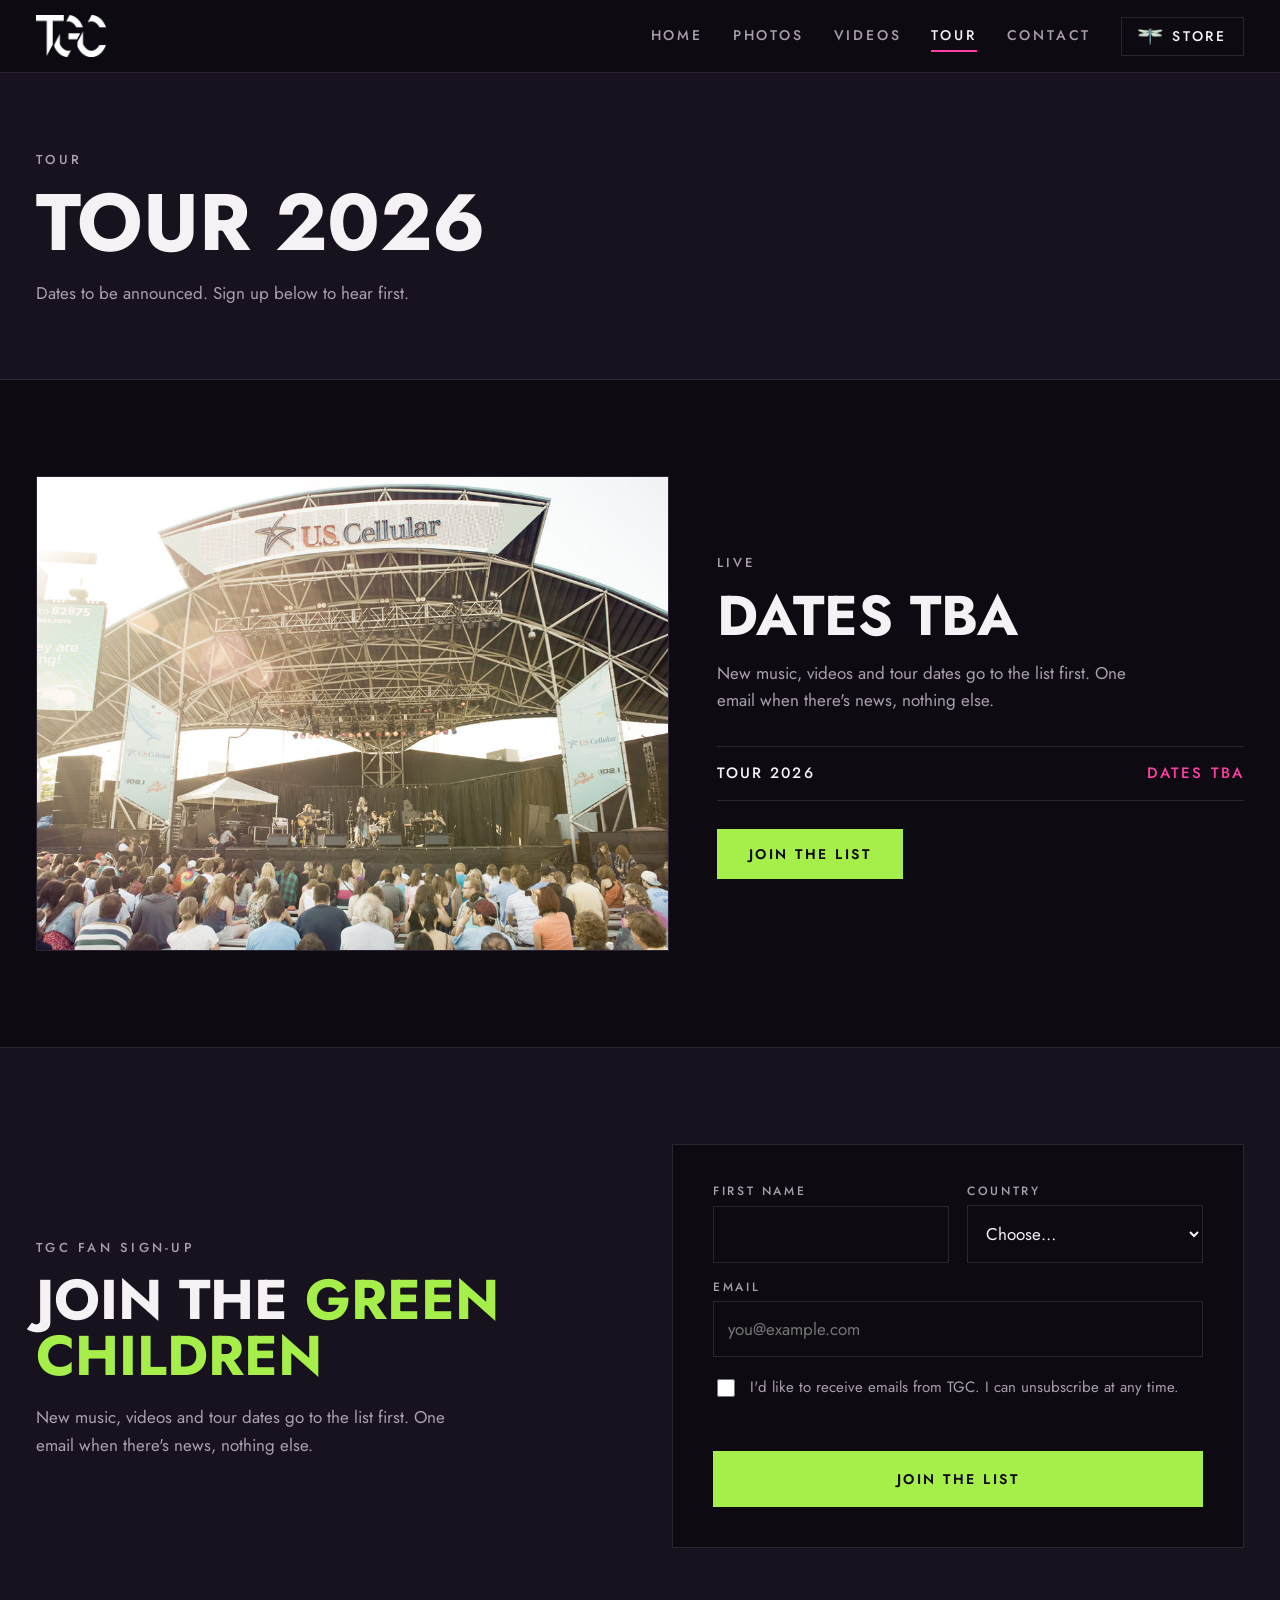
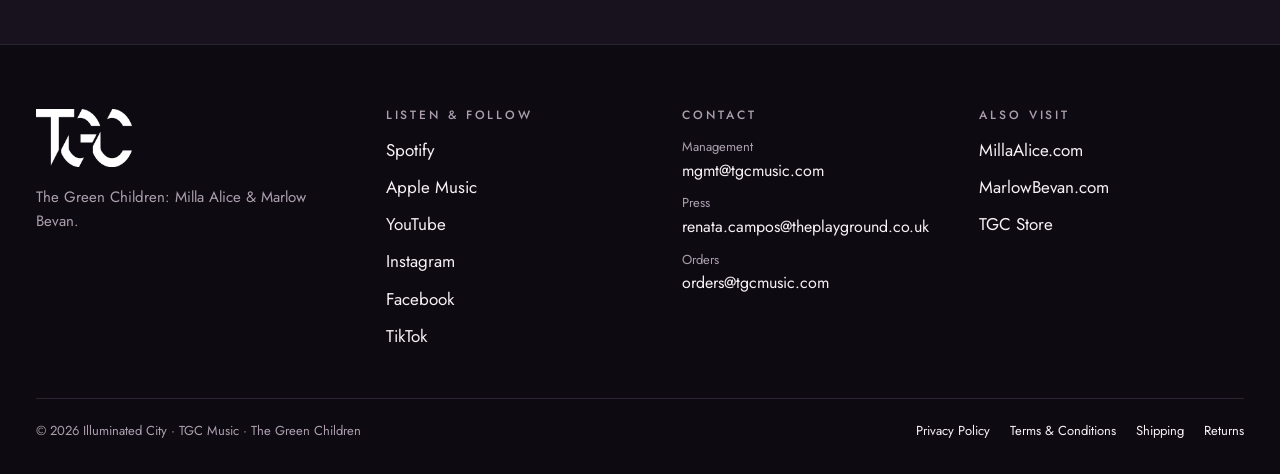
<file: tour.html>
<!doctype html>
<html lang="en">
<head>
<meta charset="utf-8">
<meta name="viewport" content="width=device-width,initial-scale=1">
<title>Tour - The Green Children</title>
<link rel="preconnect" href="https://fonts.googleapis.com">
<link rel="preconnect" href="https://fonts.gstatic.com" crossorigin>
<link rel="stylesheet" href="https://fonts.googleapis.com/css2?family=Jost:wght@400;500;600;700&display=swap">
<link rel="stylesheet" href="styles.css?v=2">
</head>
<body>

<!-- HEADER + FOOTER are identical on every page: build once in Wix Studio and it is reused. -->
<header id="header">
  <div class="wrap">
    <a class="logo" href="index-wix.html" aria-label="TGC home"><img src="img/logo.png" alt="TGC"></a>
    <a class="store-m" href="store.html" aria-label="Store"><img src="img/dragonfly.png" alt="">Store</a>
    <button class="menu-btn" id="menuBtn" aria-expanded="false" aria-controls="nav">Menu</button>
    <nav class="nav" id="nav" aria-label="Main">
      <a href="index-wix.html">Home</a>
      <a href="photos.html">Photos</a>
      <a href="videos.html">Videos</a>
      <a href="tour.html" aria-current="page">Tour</a>
      <a href="contact.html">Contact</a>
      <a class="store" href="store.html"><img src="img/dragonfly.png" alt="">Store</a>
    </nav>
  </div>
</header>

<main id="top">
  <!-- PAGE INTRO: Section, Surface colour. Label + H1 + paragraph. -->
  <section class="page-intro">
    <div class="wrap">
      <span class="label">Tour</span>
      <h1>Tour 2026</h1>
      <p>Dates to be announced. Sign up below to hear first.</p>
    </div>
  </section>

  <!-- TOUR STATUS: Section (Ink). 2-col Grid: image left, text + dates list right. Replace the TBA row with a Repeater of dates once announced. -->
  <section class="section">
    <div class="wrap">
      <div class="tour-grid">
        <div class="ph"><img src="img/live-festival.jpg" alt="TGC playing an outdoor festival stage"></div>
        <div>
          <span class="label">Live</span>
          <h2>Dates TBA</h2>
          <p>New music, videos and tour dates go to the list first. One email when there's news, nothing else.</p>
          <div class="dates">
            <div><span>Tour 2026</span><span>Dates TBA</span></div>
          </div>
          <div class="cta-row"><a class="btn btn-primary" href="#join">Join the list</a></div>
        </div>
      </div>
    </div>
  </section>

  <!-- SIGN-UP: Section (Surface colour). Same 2-col layout and Wix Form as the homepage. -->
  <section class="section signup alt" id="join">
    <div class="wrap">
      <div>
        <span class="label">TGC fan sign-up</span>
        <h2>Join the <span class="green">Green Children</span></h2>
        <p>New music, videos and tour dates go to the list first. One email when there's news, nothing else.</p>
      </div>
        <div class="form-card">
          <form data-form novalidate>
            <div class="row2">
              <div class="field"><label for="fname">First name</label><input id="fname" name="fname" autocomplete="given-name"></div>
              <div class="field"><label for="country">Country</label>
                <select id="country" name="country"><option value="">Choose…</option><option>United Kingdom</option><option>Norway</option><option>United States</option><option>Australia</option><option>Other</option></select>
              </div>
            </div>
            <div class="field"><label for="email">Email</label><input id="email" name="email" type="email" autocomplete="email" required placeholder="you@example.com"></div>
            <label class="check" for="consent"><input type="checkbox" id="consent" name="consent" required>I'd like to receive emails from TGC. I can unsubscribe at any time.</label>
            <p class="err" role="alert"></p>
            <button class="btn btn-primary" type="submit">Join the list</button>
          </form>
          <div class="thanks" hidden>
            <h3>You're in</h3>
            <p>Thanks for submitting! Watch your inbox for the next drop.</p>
          </div>
        </div>
    </div>
  </section>
</main>

<footer id="footer">
  <div class="wrap">
    <div class="foot-grid">
      <div class="foot-logo">
        <img src="img/logo.png" alt="TGC">
        <p>The Green Children: Milla Alice &amp; Marlow Bevan.</p>
      </div>
      <div>
        <h4>Listen &amp; follow</h4>
        <ul>
          <li><a href="https://open.spotify.com/artist/0TKIN6ssV2jhUlRm3r7U4z">Spotify</a></li>
          <li><a href="https://music.apple.com/us/artist/tgc/1426611365">Apple Music</a></li>
          <li><a href="https://m.youtube.com/TGCMusic">YouTube</a></li>
          <li><a href="http://instagram.com/thisistgc">Instagram</a></li>
          <li><a href="https://www.facebook.com/thisistgc">Facebook</a></li>
          <li><a href="https://www.tiktok.com/@milla_alice">TikTok</a></li>
        </ul>
      </div>
      <div>
        <h4>Contact</h4>
        <ul>
          <li class="mail"><span>Management</span>mgmt@tgcmusic.com</li>
          <li class="mail"><span>Press</span>renata.campos@theplayground.co.uk</li>
          <li class="mail"><span>Orders</span>orders@tgcmusic.com</li>
        </ul>
      </div>
      <div>
        <h4>Also visit</h4>
        <ul>
          <li><a href="http://www.millaalice.com/">MillaAlice.com</a></li>
          <li><a href="http://www.marlowbevan.com/">MarlowBevan.com</a></li>
          <li><a href="store.html">TGC Store</a></li>
        </ul>
      </div>
    </div>
    <div class="legal">
      <span>© 2026 Illuminated City · TGC Music · The Green Children</span>
      <nav aria-label="Legal">
        <a href="https://app.termly.io/document/privacy-policy/6eefdef3-f7d0-4cb4-ae12-9413ff8a6da3">Privacy Policy</a>
        <a href="https://app.termly.io/document/terms-of-use-for-ecommerce/f8103b23-07cf-4a85-882c-90371dbd4ddb">Terms &amp; Conditions</a>
        <a href="https://www.tgcmusic.com/shipping">Shipping</a>
        <a href="https://app.termly.io/document/return-policy/7561313c-35bd-4b3d-ae99-8a99f2108896">Returns</a>
      </nav>
    </div>
  </div>
</footer>

<script src="site.js"></script>
</body>
</html>
</file>
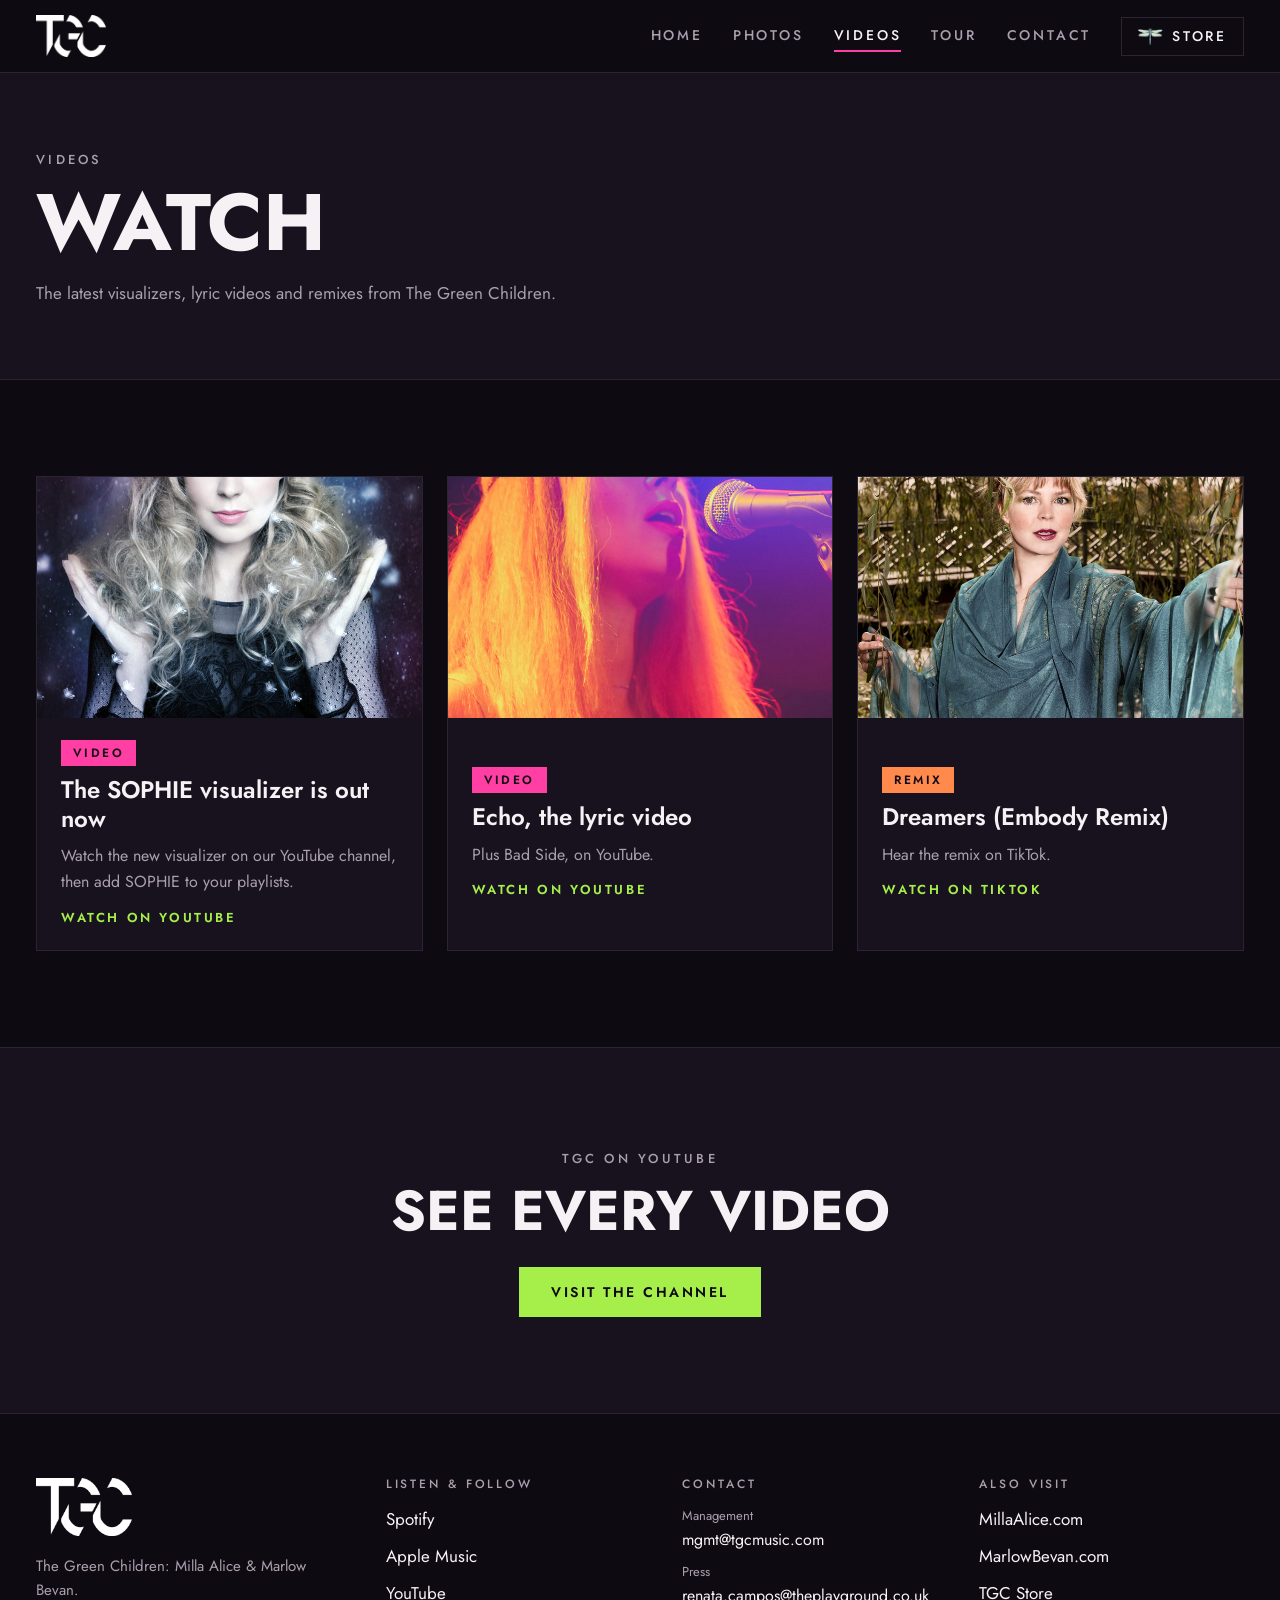
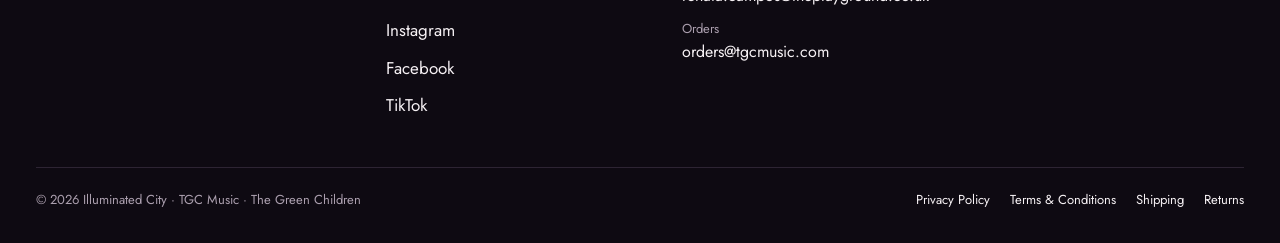
<file: videos.html>
<!doctype html>
<html lang="en">
<head>
<meta charset="utf-8">
<meta name="viewport" content="width=device-width,initial-scale=1">
<title>Videos - The Green Children</title>
<link rel="preconnect" href="https://fonts.googleapis.com">
<link rel="preconnect" href="https://fonts.gstatic.com" crossorigin>
<link rel="stylesheet" href="https://fonts.googleapis.com/css2?family=Jost:wght@400;500;600;700&display=swap">
<link rel="stylesheet" href="styles.css?v=2">
</head>
<body>

<!-- HEADER + FOOTER are identical on every page: build once in Wix Studio and it is reused. -->
<header id="header">
  <div class="wrap">
    <a class="logo" href="index-wix.html" aria-label="TGC home"><img src="img/logo.png" alt="TGC"></a>
    <a class="store-m" href="store.html" aria-label="Store"><img src="img/dragonfly.png" alt="">Store</a>
    <button class="menu-btn" id="menuBtn" aria-expanded="false" aria-controls="nav">Menu</button>
    <nav class="nav" id="nav" aria-label="Main">
      <a href="index-wix.html">Home</a>
      <a href="photos.html">Photos</a>
      <a href="videos.html" aria-current="page">Videos</a>
      <a href="tour.html">Tour</a>
      <a href="contact.html">Contact</a>
      <a class="store" href="store.html"><img src="img/dragonfly.png" alt="">Store</a>
    </nav>
  </div>
</header>

<main id="top">
  <!-- PAGE INTRO: Section, Surface colour. Label + H1 + paragraph. -->
  <section class="page-intro">
    <div class="wrap">
      <span class="label">Videos</span>
      <h1>Watch</h1>
      <p>The latest visualizers, lyric videos and remixes from The Green Children.</p>
    </div>
  </section>

  <!-- VIDEO CARDS: Section (Ink). Repeater of 3 cards. In Wix, swap each image for a YouTube / Video element. -->
  <section class="section">
    <div class="wrap">
      <div class="video-grid">
        <a class="post" href="https://m.youtube.com/TGCMusic">
          <div class="ph"><img src="img/milla-sparkle.jpg" alt="Milla Alice in a sparkling silver top"></div>
          <div class="tx">
            <span class="tag video">Video</span>
            <h3>The SOPHIE visualizer is out now</h3>
            <p>Watch the new visualizer on our YouTube channel, then add SOPHIE to your playlists.</p>
            <span class="watch">Watch on YouTube</span>
          </div>
        </a>
        <a class="post" href="https://m.youtube.com/TGCMusic">
          <div class="ph"><img src="img/live-milla.jpg" alt="Milla Alice singing on stage in orange light"></div>
          <div class="tx">
            <span class="tag video">Video</span>
            <h3>Echo, the lyric video</h3>
            <p>Plus Bad Side, on YouTube.</p>
            <span class="watch">Watch on YouTube</span>
          </div>
        </a>
        <a class="post" href="https://www.tiktok.com/@milla_alice">
          <div class="ph"><img src="img/dreamers.jpg" alt="Milla Alice in a teal shawl under a willow tree"></div>
          <div class="tx">
            <span class="tag remix">Remix</span>
            <h3>Dreamers (Embody Remix)</h3>
            <p>Hear the remix on TikTok.</p>
            <span class="watch">Watch on TikTok</span>
          </div>
        </a>
      </div>
    </div>
  </section>

  <!-- CLOSING BAND -->
  <section class="section cta-band">
    <div class="wrap">
      <span class="label">TGC on YouTube</span>
      <h2>See every video</h2>
      <div class="cta-row"><a class="btn btn-primary" href="https://m.youtube.com/TGCMusic">Visit the channel</a></div>
    </div>
  </section>
</main>

<footer id="footer">
  <div class="wrap">
    <div class="foot-grid">
      <div class="foot-logo">
        <img src="img/logo.png" alt="TGC">
        <p>The Green Children: Milla Alice &amp; Marlow Bevan.</p>
      </div>
      <div>
        <h4>Listen &amp; follow</h4>
        <ul>
          <li><a href="https://open.spotify.com/artist/0TKIN6ssV2jhUlRm3r7U4z">Spotify</a></li>
          <li><a href="https://music.apple.com/us/artist/tgc/1426611365">Apple Music</a></li>
          <li><a href="https://m.youtube.com/TGCMusic">YouTube</a></li>
          <li><a href="http://instagram.com/thisistgc">Instagram</a></li>
          <li><a href="https://www.facebook.com/thisistgc">Facebook</a></li>
          <li><a href="https://www.tiktok.com/@milla_alice">TikTok</a></li>
        </ul>
      </div>
      <div>
        <h4>Contact</h4>
        <ul>
          <li class="mail"><span>Management</span>mgmt@tgcmusic.com</li>
          <li class="mail"><span>Press</span>renata.campos@theplayground.co.uk</li>
          <li class="mail"><span>Orders</span>orders@tgcmusic.com</li>
        </ul>
      </div>
      <div>
        <h4>Also visit</h4>
        <ul>
          <li><a href="http://www.millaalice.com/">MillaAlice.com</a></li>
          <li><a href="http://www.marlowbevan.com/">MarlowBevan.com</a></li>
          <li><a href="store.html">TGC Store</a></li>
        </ul>
      </div>
    </div>
    <div class="legal">
      <span>© 2026 Illuminated City · TGC Music · The Green Children</span>
      <nav aria-label="Legal">
        <a href="https://app.termly.io/document/privacy-policy/6eefdef3-f7d0-4cb4-ae12-9413ff8a6da3">Privacy Policy</a>
        <a href="https://app.termly.io/document/terms-of-use-for-ecommerce/f8103b23-07cf-4a85-882c-90371dbd4ddb">Terms &amp; Conditions</a>
        <a href="https://www.tgcmusic.com/shipping">Shipping</a>
        <a href="https://app.termly.io/document/return-policy/7561313c-35bd-4b3d-ae99-8a99f2108896">Returns</a>
      </nav>
    </div>
  </div>
</footer>

<script src="site.js"></script>
</body>
</html>
</file>
<file: styles.css>
/*
  WIX STUDIO LAYOUT VERSION
  Same content and look as index.html, rebuilt with only things Wix Studio can do natively:
  flat colour sections, plain grids, rectangles, standard buttons. Removed: clip-path cuts,
  skew, gradient text, blend modes, scroll/slash animations.

  SITE STYLES (set once in Wix Studio > Site Design)
  Font ........ Jost (Wix font list)
  Colours ..... Ink #0E0A12 | Surface #18121E | Line #2D2433 | Text #F6F1F4 | Muted #AB9FAE
                Magenta #FF3FA4 | Orange #FF8A4C | Lime #A6EF4A | Teal #40D2C8
  Text ........ H1 96/0.95 Bold CAPS | H2 56/1 Bold CAPS | H3 24/1.2 SemiBold | Body 17/1.6 Regular
                Label 13 Medium CAPS, letter-spacing 0.25em, Muted
  Buttons ..... Primary: Lime fill, dark text, 0 radius | Secondary: outline Text colour | Caps, 600, 14px
  Page width .. 1240px content, 16px side gutter on mobile, 80-120px section padding (desktop)

  ELEMENT MAP (section id -> Wix Studio element)
  #header  Header (sticky) with Menu element + Button
  #hero    Section with Slideshow background + container (heading, text, 2 buttons)
  #ticker  Section with Marquee strip (Magenta)
  #news    Section > Grid (2 col) > Repeater of cards
  #photos  Section > Gallery or 3x2 Grid of images
  #join    Section > 2 col Grid > Text + Wix Form
  #footer  Footer > 4 col Grid
*/
:root{
  --ink:#0e0a12; --ink-2:#18121e; --line:#2d2433; --fg:#f6f1f4; --muted:#ab9fae;
  --magenta:#ff3fa4; --orange:#ff8a4c; --lime:#a6ef4a; --teal:#40d2c8;
  --font:"Jost","Futura","Century Gothic",system-ui,sans-serif;
  --max:1240px;
}
*{box-sizing:border-box}
html{background:var(--ink)}
body{margin:0;background:var(--ink);color:var(--fg);font:400 17px/1.6 var(--font)}
a{color:inherit}
img{max-width:100%;display:block}
h1,h2,h3,h4,p{margin:0}
.wrap{max-width:var(--max);margin-inline:auto;padding-inline:16px}
.label{font:500 13px/1 var(--font);letter-spacing:.25em;text-transform:uppercase;color:var(--muted)}
.section{padding-block:96px}

/* ---------- buttons ---------- */
.btn{display:inline-block;padding:16px 30px;font:600 14px/1 var(--font);letter-spacing:.18em;text-transform:uppercase;text-decoration:none;border:2px solid transparent;cursor:pointer}
.btn-primary{background:var(--lime);color:var(--ink);border-color:var(--lime)}
.btn-primary:hover{background:var(--fg);border-color:var(--fg)}
.btn-outline{background:transparent;color:var(--fg);border-color:var(--fg)}
.btn-outline:hover{background:var(--fg);color:var(--ink)}

/* ---------- header ---------- */
#header{position:sticky;top:0;z-index:20;background:var(--ink);border-bottom:1px solid var(--line)}
#header .wrap{display:flex;align-items:center;gap:24px;height:72px}
.logo img{height:42px;width:auto}
.nav{display:flex;align-items:center;gap:30px;margin-left:auto}
.nav a{font:500 14px/1 var(--font);letter-spacing:.2em;text-transform:uppercase;text-decoration:none;color:var(--muted);padding-block:8px;border-bottom:2px solid transparent}
.nav a:hover,.nav a[aria-current]{color:var(--fg);border-bottom-color:var(--magenta)}
.nav .store{display:flex;align-items:center;gap:9px;color:var(--fg);border:1px solid var(--line);padding:10px 16px}
.nav .store img{height:17px;width:auto}
.nav .store:hover{border-color:var(--lime)}
.menu-btn{display:none;margin-left:auto;background:none;border:1px solid var(--line);color:var(--fg);padding:10px 18px;font:500 13px/1 var(--font);letter-spacing:.2em;text-transform:uppercase;cursor:pointer}

/* ---------- hero ---------- */
/* Wix: Section > Slideshow background (2 images) + dark overlay layer + text container */
#hero{position:relative;height:640px;overflow:hidden;background:var(--ink)}
.slide{position:absolute;inset:0;opacity:0;transition:opacity .8s}
.slide.on{opacity:1}
.slide img{width:100%;height:100%;object-fit:cover}
.slide.paint img{object-position:50% 40%}
.slide.duo img{object-position:30% 40%}
.hero-overlay{position:absolute;inset:0;background:linear-gradient(180deg,rgba(14,10,18,0) 30%,rgba(14,10,18,.88) 100%)}
.hero-copy{position:absolute;left:0;right:0;bottom:56px}
.hero-copy .wrap{display:flex;align-items:flex-end;justify-content:space-between;gap:24px}
.hero h1{font:700 96px/.95 var(--font);text-transform:uppercase}
.hero h1 span{display:block}
.hero h1 .green{color:var(--lime)}
.hero .who{margin-top:16px;font:500 15px/1.4 var(--font);letter-spacing:.24em;text-transform:uppercase}
.hero .who b{font-weight:500;color:var(--magenta)}
.cta-row{display:flex;flex-wrap:wrap;gap:12px;margin-top:24px}
.dots{display:flex;gap:8px}
.dots button{width:36px;height:6px;border:0;padding:0;background:rgba(246,241,244,.35);cursor:pointer}
.dots button[aria-current="true"]{background:var(--lime)}

/* ---------- ticker ---------- */
/* Wix: Marquee strip, Magenta background, dark text, 17px Bold CAPS */
.ticker{overflow:hidden;background:var(--magenta);color:#160a12}
.ticker-track{display:flex;width:max-content;animation:tick 40s linear infinite}
.ticker ul{display:flex;margin:0;padding:15px 0;list-style:none}
.ticker li{display:flex;align-items:center;gap:26px;padding-right:26px;font:700 17px/1 var(--font);text-transform:uppercase;letter-spacing:.14em;white-space:nowrap}
.ticker li::after{content:"/";font-weight:300;font-size:24px}
@keyframes tick{to{transform:translateX(-50%)}}

/* ---------- section heading ---------- */
.sec-head{display:flex;flex-wrap:wrap;align-items:flex-end;justify-content:space-between;gap:16px 32px;margin-bottom:48px}
.sec-head h2{margin-top:12px;font:700 56px/1 var(--font);text-transform:uppercase}
.more{display:inline-block;font:500 14px/1 var(--font);letter-spacing:.2em;text-transform:uppercase;text-decoration:none;padding-bottom:6px;border-bottom:2px solid var(--magenta)}
.more:hover{border-bottom-color:var(--lime)}

/* ---------- news ---------- */
/* Wix: 2-col Grid. Left = 1 feature card. Right = Repeater (3 items), image left / text right */
.news-grid{display:grid;grid-template-columns:1.35fr 1fr;gap:24px}
.post{display:grid;background:var(--ink-2);color:var(--fg);text-decoration:none;min-width:0;border:1px solid var(--line)}
.post:hover{border-color:var(--magenta)}
.post .ph{overflow:hidden}
.post .ph img{width:100%;height:100%;object-fit:cover}
.post .tx{padding:22px 24px 26px;display:grid;gap:10px;align-content:center}
.post h3{font:600 24px/1.2 var(--font)}
.post p{color:var(--muted);font-size:16px}
.tag{justify-self:start;font:600 12px/1 var(--font);letter-spacing:.2em;text-transform:uppercase;padding:7px 12px;color:#140b14}
.tag.video{background:var(--magenta)} .tag.live{background:var(--lime)} .tag.remix{background:var(--orange)}
.post.feature .ph{aspect-ratio:4/3.3}
.post.feature h3{font-size:34px}
.side{display:grid;gap:24px;grid-template-rows:repeat(3,1fr)}
.side .post{grid-template-columns:38% minmax(0,1fr)}
.side .post .ph{min-height:150px}

/* ---------- photos ---------- */
/* Wix: Section > Grid 6 col x 1 row (desktop), 3 x 2 (tablet), 2 x 3 (mobile). Equal-size image elements, crop to fill */
.photos{background:var(--ink-2)}
.reel{display:grid;grid-template-columns:repeat(6,minmax(0,1fr));gap:12px}
.reel figure{margin:0;overflow:hidden;aspect-ratio:3/4.2}
.reel img{width:100%;height:100%;object-fit:cover}

/* ---------- sign-up ---------- */
/* Wix: 2-col Grid. Left = label + H2 + text. Right = Wix Form in a Surface-colour container */
.signup .wrap{display:grid;grid-template-columns:1fr 1fr;gap:64px;align-items:center}
.signup h2{margin:12px 0 20px;font:700 56px/1 var(--font);text-transform:uppercase}
.signup h2 .green{color:var(--lime)}
.signup p{color:var(--muted);max-width:42ch}
.form-card{padding:40px;background:var(--ink-2);border:1px solid var(--line)}
form{display:grid;gap:18px}
.field{display:grid;gap:8px}
.field label{font:500 12px/1 var(--font);letter-spacing:.22em;text-transform:uppercase;color:var(--muted)}
.field input,.field select{width:100%;background:var(--ink);border:1px solid var(--line);padding:15px 14px;color:var(--fg);font:400 17px var(--font);border-radius:0}
.field input:focus,.field select:focus{outline:none;border-color:var(--lime)}
.row2{display:grid;grid-template-columns:1fr 1fr;gap:18px}
.check{display:flex;gap:12px;align-items:flex-start;font-size:15px;color:var(--muted)}
.check input{margin-top:4px;accent-color:var(--lime);width:18px;height:18px;flex:none}
form .btn{width:100%;text-align:center;padding:19px}
.err{color:var(--magenta);font-size:15px;min-height:1em}
.thanks{text-align:center;padding-block:24px}
.thanks h3{font:700 38px/1 var(--font);text-transform:uppercase;color:var(--lime);margin-bottom:12px}

/* ---------- footer ---------- */
/* Wix: Footer > 4 col Grid, then a divider line and a legal row */
#footer{border-top:1px solid var(--line);padding-block:64px 32px}
.foot-grid{display:grid;grid-template-columns:1.2fr 1fr 1fr 1fr;gap:32px}
#footer h4{margin-bottom:16px;font:500 12px/1 var(--font);letter-spacing:.24em;text-transform:uppercase;color:var(--muted)}
#footer ul{list-style:none;margin:0;padding:0;display:grid;gap:10px}
#footer a{text-decoration:none;color:var(--fg)}
#footer a:hover{color:var(--lime)}
.mail{font-size:16px;word-break:break-word}
.mail span{display:block;color:var(--muted);font-size:13px}
.foot-logo img{height:58px;width:auto;margin-bottom:18px}
.foot-logo p{color:var(--muted);font-size:15px;max-width:30ch}
.legal{margin-top:48px;padding-top:22px;border-top:1px solid var(--line);display:flex;flex-wrap:wrap;gap:12px 28px;justify-content:space-between;font-size:13px;color:var(--muted)}
.legal nav{display:flex;flex-wrap:wrap;gap:6px 20px}
.legal a{color:var(--muted)}
.legal a:hover{color:var(--fg)}

/* ---------- tablet ---------- */
@media (max-width:1020px){
  .nav{display:none}
  .menu-btn{display:inline-block}
  .nav.open{display:flex;position:absolute;top:72px;left:0;right:0;flex-direction:column;align-items:stretch;gap:0;background:var(--ink);border-bottom:1px solid var(--line);padding:8px 16px 24px}
  .nav.open a{padding:18px 0;border-bottom:1px solid var(--line);font-size:16px}
  .nav.open .store{margin-top:16px;justify-content:center;padding:16px}
  .hero h1{font-size:72px}
  .news-grid{grid-template-columns:1fr}
  .reel{grid-template-columns:repeat(3,minmax(0,1fr))}
  .signup .wrap{grid-template-columns:1fr;gap:40px}
  .foot-grid{grid-template-columns:1fr 1fr}
}
/* ---------- mobile ---------- */
@media (max-width:640px){
  .section{padding-block:64px}
  #hero{height:600px}
  .slide.paint img{object-position:68% 30%}
  .hero h1{font-size:52px}
  .hero-copy .wrap{flex-direction:column;align-items:flex-start}
  .hero .who{font-size:12px}
  .sec-head h2,.signup h2{font-size:40px}
  .side .post{grid-template-columns:1fr}
  .side .post .ph{aspect-ratio:16/10;min-height:0}
  .reel{grid-template-columns:repeat(2,minmax(0,1fr))}
  .form-card{padding:24px}
  .row2{grid-template-columns:1fr}
  .foot-grid{grid-template-columns:1fr}
}
@media (prefers-reduced-motion:reduce){
  *{animation:none!important;transition:none!important}
}

/* =====================================================================
   INNER PAGES (Photos, Videos, Tour, Contact)
   Wix: each page = Header + Page-intro Section + content Section(s) + Footer.
   Header and Footer are shared, so build them once and Wix reuses them.
   ===================================================================== */
.page-intro{background:var(--ink-2);border-bottom:1px solid var(--line);padding-block:72px}
.page-intro h1{margin-top:12px;font:700 80px/.95 var(--font);text-transform:uppercase}
.page-intro p{margin-top:20px;max-width:52ch;color:var(--muted)}

/* Photos: Wix Pro Gallery (grid, 3 col) or 3-col Grid of images */
.gallery{display:grid;grid-template-columns:repeat(3,minmax(0,1fr));gap:16px}
.gallery figure{margin:0;overflow:hidden;aspect-ratio:4/5;border:1px solid var(--line);background:var(--ink-2)}
.gallery figure:hover{border-color:var(--magenta)}
.gallery img{width:100%;height:100%;object-fit:cover}

/* Videos: Repeater, 3 cards (image top, text below) */
.video-grid{display:grid;grid-template-columns:repeat(3,minmax(0,1fr));gap:24px}
.video-grid .post .ph{aspect-ratio:16/10}
.video-grid .post .tx{align-content:start}
.video-grid .post .watch{margin-top:6px;font:600 13px/1 var(--font);letter-spacing:.2em;text-transform:uppercase;color:var(--lime)}

/* Tour: 2-col Grid, image left, status panel right */
.tour-grid{display:grid;grid-template-columns:1.2fr 1fr;gap:48px;align-items:center}
.tour-grid .ph{aspect-ratio:4/3;overflow:hidden;border:1px solid var(--line)}
.tour-grid .ph img{width:100%;height:100%;object-fit:cover}
.tour-grid h2{margin:12px 0 16px;font:700 56px/1 var(--font);text-transform:uppercase}
.tour-grid p{color:var(--muted);max-width:42ch}
.tour-grid .cta-row{margin-top:28px}
.dates{border-top:1px solid var(--line);margin-top:32px}
.dates div{display:flex;justify-content:space-between;gap:16px;padding:16px 0;border-bottom:1px solid var(--line);font:500 15px/1.4 var(--font);letter-spacing:.14em;text-transform:uppercase}
.dates span:last-child{color:var(--magenta)}

/* Contact: 3 info cards (Repeater) + contact form */
.contact-cards{display:grid;grid-template-columns:repeat(3,minmax(0,1fr));gap:24px}
.info-card{padding:32px;background:var(--ink-2);border:1px solid var(--line);display:grid;gap:12px;align-content:start}
.info-card:hover{border-color:var(--magenta)}
.info-card h3{font:600 24px/1.2 var(--font)}
.info-card a{color:var(--lime);word-break:break-word;text-decoration:none;border-bottom:1px solid var(--lime);justify-self:start}
.info-card a:hover{color:var(--fg);border-bottom-color:var(--fg)}
.field textarea{width:100%;min-height:150px;resize:vertical;background:var(--ink);border:1px solid var(--line);padding:15px 14px;color:var(--fg);font:400 17px var(--font);border-radius:0}
.field textarea:focus{outline:none;border-color:var(--lime)}
.social-row{display:flex;flex-wrap:wrap;gap:12px;margin-top:8px}

/* Closing band used at the bottom of inner pages */
.cta-band{text-align:center;background:var(--ink-2);border-top:1px solid var(--line)}
.cta-band h2{margin:12px 0 28px;font:700 56px/1 var(--font);text-transform:uppercase}
.cta-band .cta-row{justify-content:center}

@media (max-width:1020px){
  .page-intro h1{font-size:60px}
  .gallery,.video-grid,.contact-cards{grid-template-columns:repeat(2,minmax(0,1fr))}
  .tour-grid{grid-template-columns:1fr;gap:32px}
}
@media (max-width:640px){
  .page-intro{padding-block:48px}
  .page-intro h1{font-size:44px}
  .gallery,.video-grid,.contact-cards{grid-template-columns:1fr}
  .tour-grid h2,.cta-band h2{font-size:40px}
}

/* Alternate (Surface colour) section; form card flips to Ink so it stands out */
.alt{background:var(--ink-2);border-top:1px solid var(--line)}
.alt .form-card{background:var(--ink)}

/* =====================================================================
   STORE (Wix Stores: Store page, Product page, Cart page).
   These are layout mock-ups. Wix Stores supplies the real product gallery,
   product page, cart and checkout, so style those to match.
   ===================================================================== */
.chips{display:flex;flex-wrap:wrap;gap:10px;margin-bottom:32px}
.chip{padding:12px 20px;border:1px solid var(--line);background:transparent;color:var(--muted);font:500 13px/1 var(--font);letter-spacing:.18em;text-transform:uppercase;cursor:pointer}
.chip:hover{border-color:var(--fg);color:var(--fg)}
.chip[aria-pressed="true"]{background:var(--fg);border-color:var(--fg);color:var(--ink)}

/* Wix: Store product gallery, 4 col grid, image + name + price */
.product-grid{display:grid;grid-template-columns:repeat(4,minmax(0,1fr));gap:24px}
.product{display:grid;gap:14px;text-decoration:none;color:var(--fg);align-content:start}
.product .ph{aspect-ratio:1/1;overflow:hidden;background:var(--ink-2);border:1px solid var(--line);position:relative}
.product:hover .ph{border-color:var(--magenta)}
.product .ph img{width:100%;height:100%;object-fit:cover}
.product .ph .tag{position:absolute;top:12px;left:12px}
.product h3{font:600 20px/1.25 var(--font)}
.product .price{color:var(--muted);font:500 17px/1 var(--font)}

.info-strip{display:grid;grid-template-columns:repeat(3,minmax(0,1fr));gap:24px;margin-top:64px}
.info-strip div{padding:28px;border:1px solid var(--line);background:var(--ink-2);display:grid;gap:10px;align-content:start}
.info-strip h3{font:600 20px/1.2 var(--font)}
.info-strip p{color:var(--muted);font-size:16px}
.info-strip a{color:var(--lime)}

/* Wix: Product page, 2 col Grid. Left = gallery, right = details */
.crumbs{margin-bottom:28px;font:500 13px/1 var(--font);letter-spacing:.2em;text-transform:uppercase;color:var(--muted)}
.crumbs a{text-decoration:none}
.crumbs a:hover{color:var(--fg)}
.pdp{display:grid;grid-template-columns:1.1fr 1fr;gap:56px;align-items:start}
.pdp-main{aspect-ratio:1/1;overflow:hidden;background:var(--ink-2);border:1px solid var(--line)}
.pdp-main img{width:100%;height:100%;object-fit:cover}
.thumbs{display:grid;grid-template-columns:repeat(4,minmax(0,1fr));gap:12px;margin-top:12px}
.thumbs button{padding:0;border:1px solid var(--line);background:var(--ink-2);aspect-ratio:1/1;overflow:hidden;cursor:pointer}
.thumbs button[aria-current="true"]{border-color:var(--lime)}
.thumbs img{width:100%;height:100%;object-fit:cover}
.pdp h1{margin:14px 0 12px;font:700 48px/1 var(--font);text-transform:uppercase}
.pdp .price{font:600 28px/1 var(--font);margin-bottom:24px}
.pdp .desc{color:var(--muted);max-width:52ch}
.opts{display:grid;gap:18px;margin:28px 0}
.sizes{display:flex;flex-wrap:wrap;gap:10px}
.sizes button{min-width:52px;padding:14px 16px;border:1px solid var(--line);background:transparent;color:var(--fg);font:500 15px/1 var(--font);cursor:pointer}
.sizes button:hover{border-color:var(--fg)}
.sizes button[aria-pressed="true"]{background:var(--fg);color:var(--ink);border-color:var(--fg)}
.qty{display:inline-flex;border:1px solid var(--line);width:max-content}
.qty button{width:46px;background:transparent;border:0;color:var(--fg);font:500 20px/1 var(--font);cursor:pointer}
.qty button:hover{background:var(--ink-2)}
.qty output{min-width:48px;display:grid;place-items:center;font:500 17px/1 var(--font);border-inline:1px solid var(--line)}
.buy-row{display:grid;gap:12px}
.buy-row .btn{text-align:center;padding:19px}
.details{margin-top:32px;border-top:1px solid var(--line)}
.details details{border-bottom:1px solid var(--line);padding:18px 0}
.details summary{cursor:pointer;font:500 14px/1 var(--font);letter-spacing:.2em;text-transform:uppercase}
.details p{margin-top:12px;color:var(--muted);font-size:16px}
.details a{color:var(--lime)}
.note{margin-top:16px;color:var(--lime);font-size:15px;min-height:1em}

/* Wix: Cart page, 2 col Grid. Left = items, right = order summary */
.cart{display:grid;grid-template-columns:1.6fr 1fr;gap:48px;align-items:start}
.cart-head,.cart-line{display:grid;grid-template-columns:minmax(0,3fr) 130px 100px 28px;gap:16px;align-items:center}
.cart-head{padding-bottom:14px;border-bottom:1px solid var(--line);font:500 12px/1 var(--font);letter-spacing:.22em;text-transform:uppercase;color:var(--muted)}
.cart-line{padding:22px 0;border-bottom:1px solid var(--line)}
.cart-item{display:flex;gap:18px;align-items:center;min-width:0}
.cart-item img{width:92px;height:92px;object-fit:cover;border:1px solid var(--line);flex:none}
.cart-item h3{font:600 19px/1.25 var(--font)}
.cart-item p{color:var(--muted);font-size:14px;margin-top:4px}
.cart-line .total{font:500 17px/1 var(--font);text-align:right}
.cart-line .remove{background:none;border:0;color:var(--muted);font-size:22px;line-height:1;cursor:pointer}
.cart-line .remove:hover{color:var(--magenta)}
.summary{padding:32px;background:var(--ink-2);border:1px solid var(--line);display:grid;gap:16px}
.summary h2{font:700 28px/1 var(--font);text-transform:uppercase}
.summary .row{display:flex;justify-content:space-between;gap:16px;color:var(--muted);font-size:16px}
.summary .row.grand{padding-top:16px;border-top:1px solid var(--line);color:var(--fg);font:600 20px/1 var(--font)}
.summary .btn{text-align:center;padding:19px}
.summary .small{color:var(--muted);font-size:14px}
.summary .small a{color:var(--lime)}

@media (max-width:1020px){
  .product-grid{grid-template-columns:repeat(2,minmax(0,1fr))}
  .info-strip{grid-template-columns:1fr}
  .pdp,.cart{grid-template-columns:1fr;gap:36px}
}
@media (max-width:640px){
  .pdp h1{font-size:36px}
  .product-grid{gap:16px}
  .cart-head{display:none}
  .cart-line{grid-template-columns:minmax(0,1fr) auto;row-gap:12px}
  .cart-line .qty{grid-column:1}
  .cart-line .total{grid-column:2;grid-row:2}
  .cart-line .remove{grid-column:2;grid-row:1;justify-self:end}
  .cart-item img{width:72px;height:72px}
}

.continue{margin-top:24px}
.cart-head span:nth-child(3){text-align:right}

.price s{color:var(--muted);opacity:.7;margin-right:6px}
.product .price{color:var(--fg)}

/* ---------- mobile header store link ---------- */
.store-m{display:none}
.store-m img{height:15px;width:auto}
@media (max-width:1020px){
  .store-m{display:inline-flex;align-items:center;gap:8px;margin-left:auto;border:1px solid var(--line);color:var(--fg);padding:10px 14px;font:500 13px/1 var(--font);letter-spacing:.2em;text-transform:uppercase;text-decoration:none}
  .store-m img{height:15px;width:auto}
  .store-m:hover{border-color:var(--lime)}
  .store-m + .menu-btn{margin-left:0}
  #header .wrap{gap:10px}
}

/* ---------- news post popup ---------- */
.post{cursor:pointer}
.post-dialog{border:1px solid var(--line);background:var(--ink-2);color:var(--fg);padding:0;width:min(560px,calc(100% - 32px));max-height:calc(100% - 32px);overflow:auto}
.post-dialog::backdrop{background:rgba(14,10,18,.8)}
.post-dialog img{display:block;width:100%;aspect-ratio:16/10;object-fit:cover}
.post-dialog .pd-body{padding:24px 24px 28px;display:grid;gap:14px}
.post-dialog h3{font:600 28px/1.15 var(--font)}
.post-dialog p{color:var(--muted);font-size:17px}
.post-dialog .pd-actions{display:flex;flex-wrap:wrap;gap:12px;margin-top:6px}
.post-dialog .pd-close{position:absolute;top:10px;right:10px;width:40px;height:40px;border:0;background:rgba(14,10,18,.7);color:var(--fg);font-size:22px;cursor:pointer}

/* ---------- mobile hero: photo on top, no overlaid text, small buttons ---------- */
@media (max-width:640px){
  #hero{height:auto;background:var(--ink)}
  #hero::before{content:"";display:block;aspect-ratio:5/4}
  .slide{bottom:auto;aspect-ratio:5/4;height:auto}
  .slide.paint img{object-position:50% 35%}
  .slide.duo img{object-position:35% 40%}
  .hero-overlay{display:none}
  .hero h1,.hero .who{display:none}
  .hero-copy{position:static;padding:18px 0 26px}
  .hero-copy .wrap{flex-direction:row;align-items:center;justify-content:space-between;gap:12px}
  .cta-row{margin-top:0;gap:8px}
  .cta-row .btn{padding:11px 14px;font-size:11px;letter-spacing:.14em}
  .dots button{width:22px}
}
</file>
